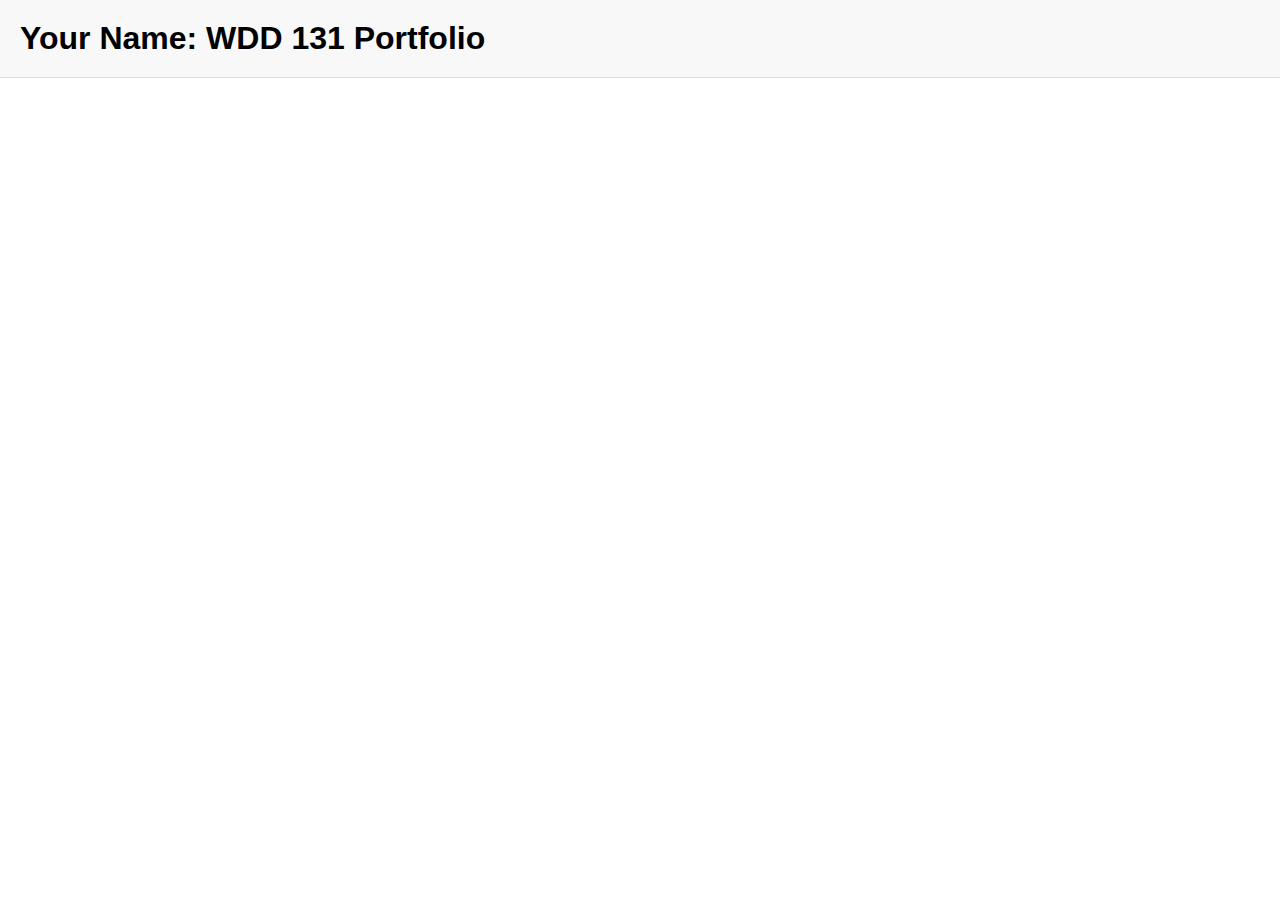
<file: index.html>
<!DOCTYPE html>
<html lang="en">
<head>
    <meta charset="UTF-8">
    <title>Ben Rowland: WDD 131 Portfolio</title>
    <meta name="description" content="A portfolio of work for the WDD 131 course.">
    <meta name="author" content="Your Name">
    <link rel="stylesheet" href="style.css">
    <!--https://jbenrowland.github.io/wdd131/-->
</head>
<body>
    <header>
        <h1>Your Name: WDD 131 Portfolio</h1>
    </header>
    <main>
        <!-- Add your content here -->
    </main>
    <footer>
        <!-- Footer content here -->
    </footer>
</body>
</html>
</file>
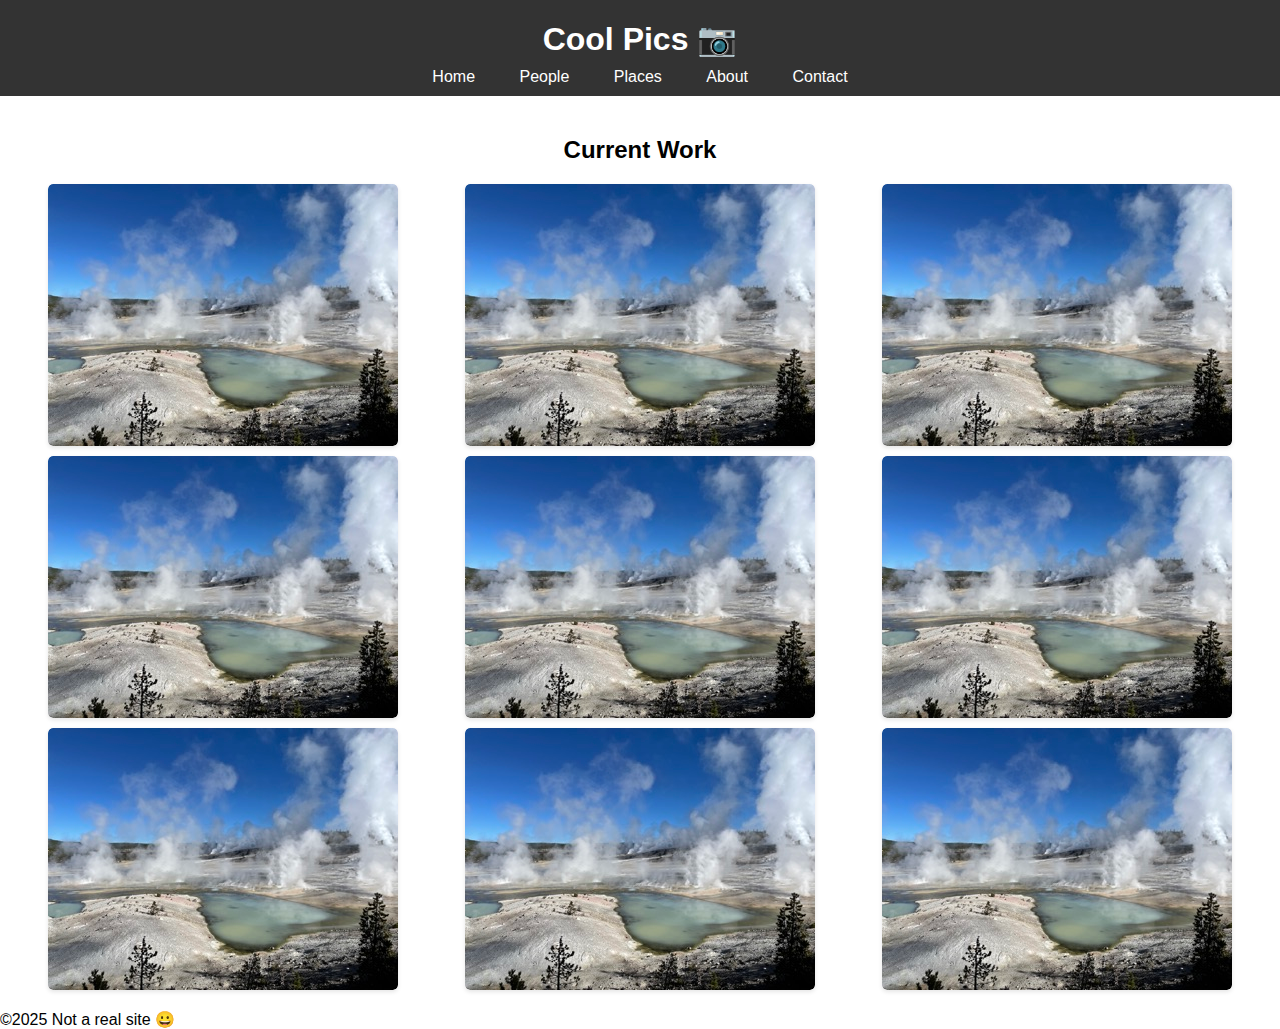
<file: coolpics/index.html>
<!DOCTYPE html>
<html lang="en-US">
<head>
    <meta charset="UTF-8">
    <title>Cool Pics</title>
    <meta name="viewport" content="width=device-width, initial-scale=1.0">
    <meta name="description" content="semi-interactive gallery of 'cool' pictures">
    <meta name="author" content="Ben Rowland">
    <link rel="stylesheet" href="coolpics.css">
    <script src="coolpics.js" defer></script>
</head>
<body>
    <header>
        <h1>Cool Pics 📷</h1>
        <button class="menu-button">Menu</button>
        <nav class="menu">
            <a href="index.html">Home</a>
            <a href="#">People</a>
            <a href="#">Places</a>
            <a href="#">About</a>
            <a href="#">Contact</a>
        </nav>
    </header>
    <main>
        <h2>Current Work</h2>
        <section class="gallery">
            <figure>
                <img src="norris-sm.jpeg" alt="Picture 1">
            </figure>
            <figure>
                <img src="norris-sm.jpeg" alt="Picture 2">
            </figure>
            <figure>
                <img src="norris-sm.jpeg" alt="Picture 3">
            </figure>
            <figure>
                <img src="norris-sm.jpeg" alt="Picture 4">
            </figure>
            <figure>
                <img src="norris-sm.jpeg" alt="Picture 5">
            </figure>
            <figure>
                <img src="norris-sm.jpeg" alt="Picture 6">
            </figure>
            <figure>
                <img src="norris-sm.jpeg" alt="Picture 7">
            </figure>
            <figure>
                <img src="norris-sm.jpeg" alt="Picture 8">
            </figure>
            <figure>
                <img src="norris-sm.jpeg" alt="Picture 9">
            </figure>
        </section>
    </main>
    <footer>©2025 Not a real site 😀</footer>
</body>
</html>
</file>
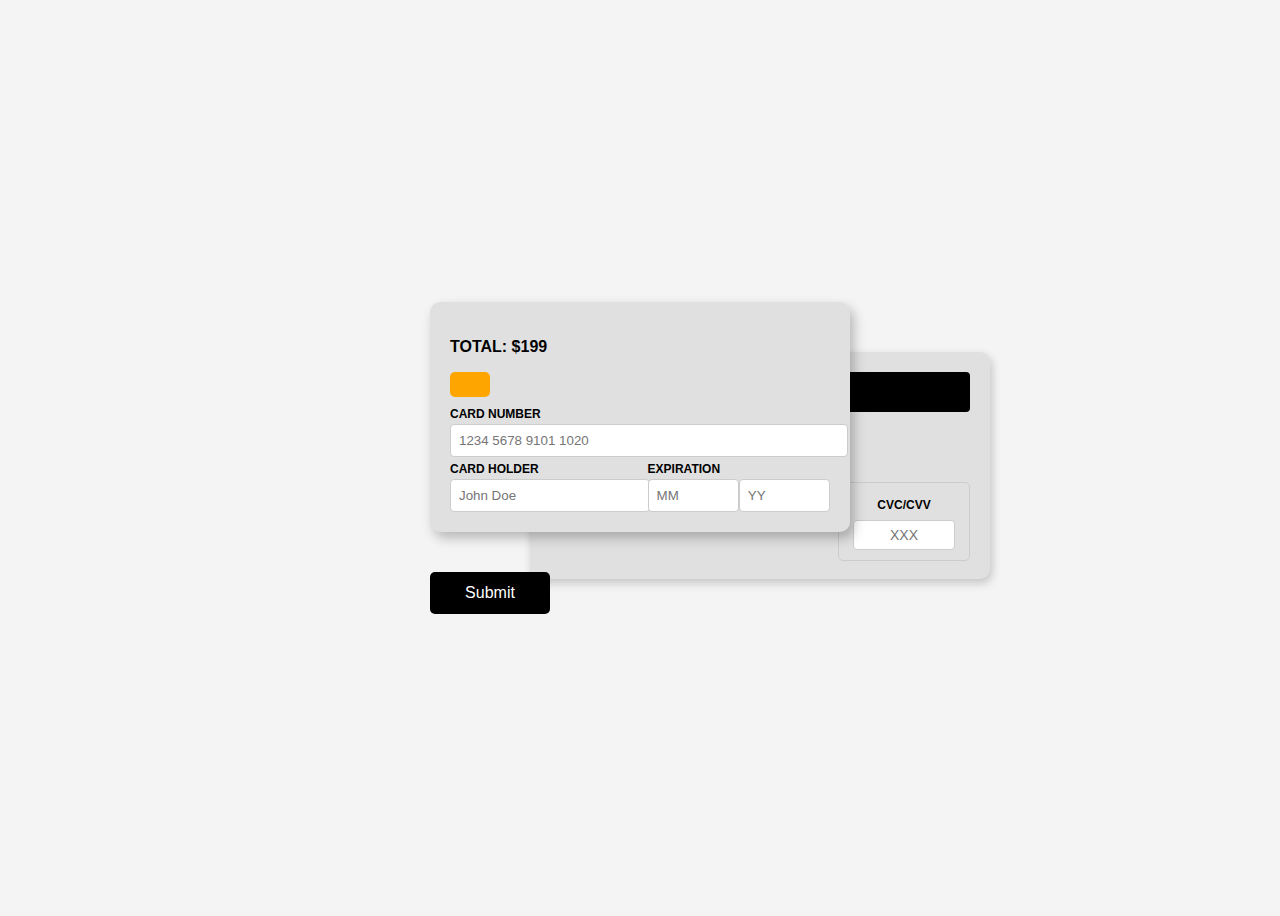
<file: creditcard/index.html>
<!DOCTYPE html>
<html lang="en">
<head>
    <meta charset="UTF-8">
    <meta name="viewport" content="width=device-width, initial-scale=1.0">
    <title>Credit Card Payment UI</title>
    <link rel="stylesheet" href="styles.css">
</head>
<body>

    <div class="card-container">
        
        <!-- Back of the Card -->
        <div class="card-back">
            <div class="black-strip"></div>
            <div class="cvv-container">
                <label for="cvv">CVC/CVV</label>
                <input type="text" id="cvv" placeholder="XXX" maxlength="3">
            </div>
        </div>

        <!-- Front of the Card -->
        <div class="card-front">
            <p class="total"><strong>TOTAL: $199</strong></p>
            <div class="chip"></div>
            <label>CARD NUMBER</label>
            <input type="text" id="card-number" placeholder="1234 5678 9101 1020" maxlength="19">
            
            <div class="row">
                <div class="column">
                    <label>CARD HOLDER</label>
                    <input type="text" id="card-holder" placeholder="John Doe">
                </div>
                <div class="column">
                    <label>EXPIRATION</label>
                    <div class="expiry">
                        <input type="text" id="exp-month" placeholder="MM" maxlength="2">
                        <input type="text" id="exp-year" placeholder="YY" maxlength="2">
                    </div>
                </div>
            </div>
        </div>

        <!-- Submit Button moved under CVV box -->
        <button class="submit-btn">Submit</button>
    </div>

    <script src="script.js"></script>
</body>
</html>
</file>
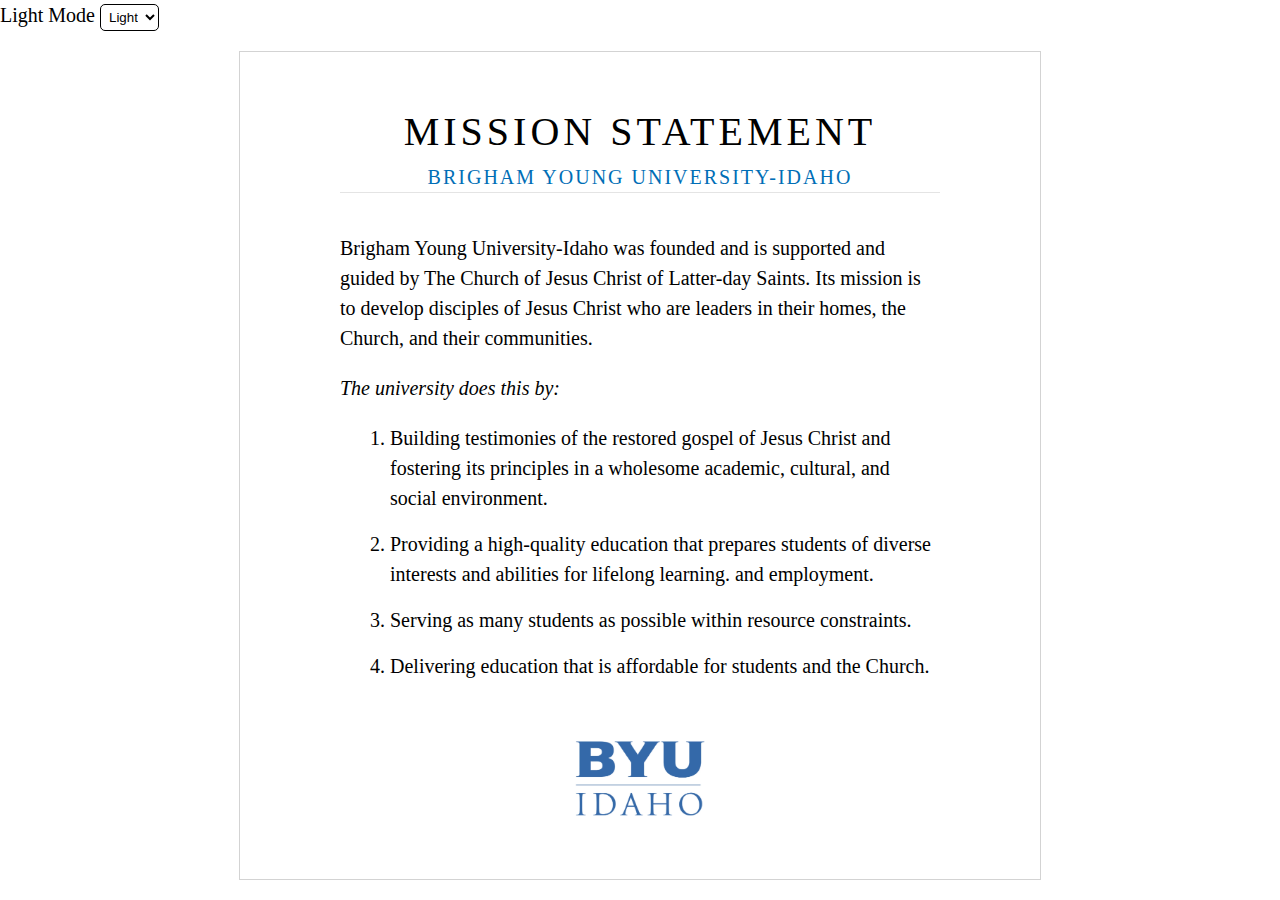
<file: mission/index.html>
<!DOCTYPE html>
<html lang="en">

<head>
    <meta charset="UTF-8">
    <meta name="viewport" content="width=device-width, initial-scale=1.0">
    <title>Mission Statement</title> <!--This appears on the tab at the Top-->
    <meta name="description" content="BYU-Idaho Mission Statement">
    <meta name="author" content="Ben Rowland">
    <link rel="stylesheet" href="styles.css">
    <script src="mission.js" defer></script>
</head>

<body>
    <label for="dark-toggle">Light Mode</label> 
    <select name="dark" id="dark-toggle">
        <option value="light">Light</option>
        <option value="dark">Dark</option>
    </select>
    <div class="core">
        <header class="title">
            <h1>MISSION STATEMENT</h1>
            <h2>BRIGHAM YOUNG UNIVERSITY-IDAHO</h2>
        </header>
        <main>
            <p>Brigham Young University-Idaho was founded and is supported and guided by The Church
                of Jesus Christ of Latter-day Saints. Its mission is to develop disciples of Jesus Christ
                who are leaders in their homes, the Church, and their communities.</p>

            <p><em>The university does this by:</em></p>
            <!--Why <em> instead of <i>: https://developer.mozilla.org/en-US/docs/Web/HTML/Element/em#i_vs._em-->
            <ol>
                <li>Building testimonies of the restored gospel of Jesus Christ and fostering its principles in
                    a wholesome academic, cultural, and social environment.</li>
                <li>Providing a high-quality education that prepares students of diverse interests and abilities for
                    lifelong learning.
                    and employment.</li>
                <li>Serving as many students as possible within resource constraints.</li>
                <li>Delivering education that is affordable for students and the Church.</li>
            </ol>
        </main>
        <footer>
            <img src="byui-logo_blue.webp" alt="byui-logo_blue">
        </footer>
    </div>
</body>

</html>
</file>
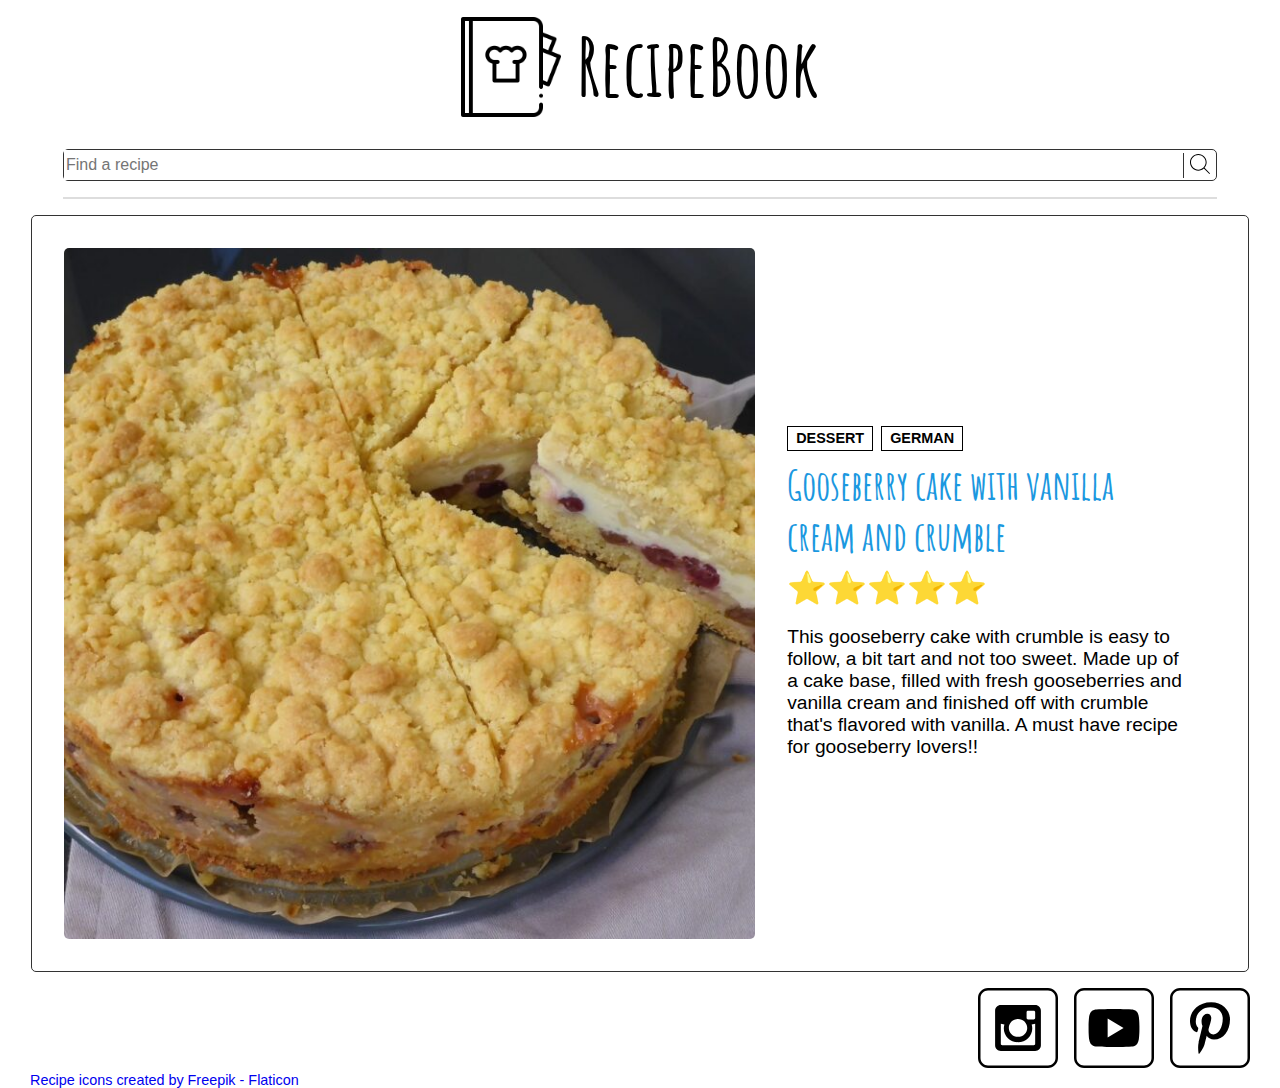
<file: recipes/index.html>
<!DOCTYPE html>
<html lang="en">
<head>
    <meta charset="UTF-8">
    <meta name="viewport" content="width=device-width, initial-scale=1.0">
    <title>Recipes</title>
    <link rel="stylesheet" href="recipes.css">
    <script src="main.js" defer type="module"></script>
</head>
<body>
    <header>
        <img class="site-logo" src="recipe-book.png" alt="Recipe Book Logo">
        <h1>RecipeBook</h1>
    </header>
    <main>
        <form action="#">
            <input id="searchInput" type="search" placeholder="Find a recipe" />
            <button type="button">
                <img src="search.svg" alt="search" />
            </button>
        </form>
        <hr />
        
        <!-- Container for dynamically loaded recipes -->
        <div id="recipe-container"></div>
    </main>
    <footer>
        <div class="social">
            <a href="#"><img src="instagram_icon.svg" alt="instagram icon"></a>
            <a href="#"><img src="youtube_icon.svg" alt="youtube icon"></a>
            <a href="#"><img src="pinterest_icon.svg" alt="pinterest icon"></a>
        </div>
        <div class="footer-text">
            <a href="https://www.flaticon.com/free-icons/recipe" title="recipe icons">
                Recipe icons created by Freepik - Flaticon
            </a>
        </div>
    </footer>
</body>
</html>
</file>
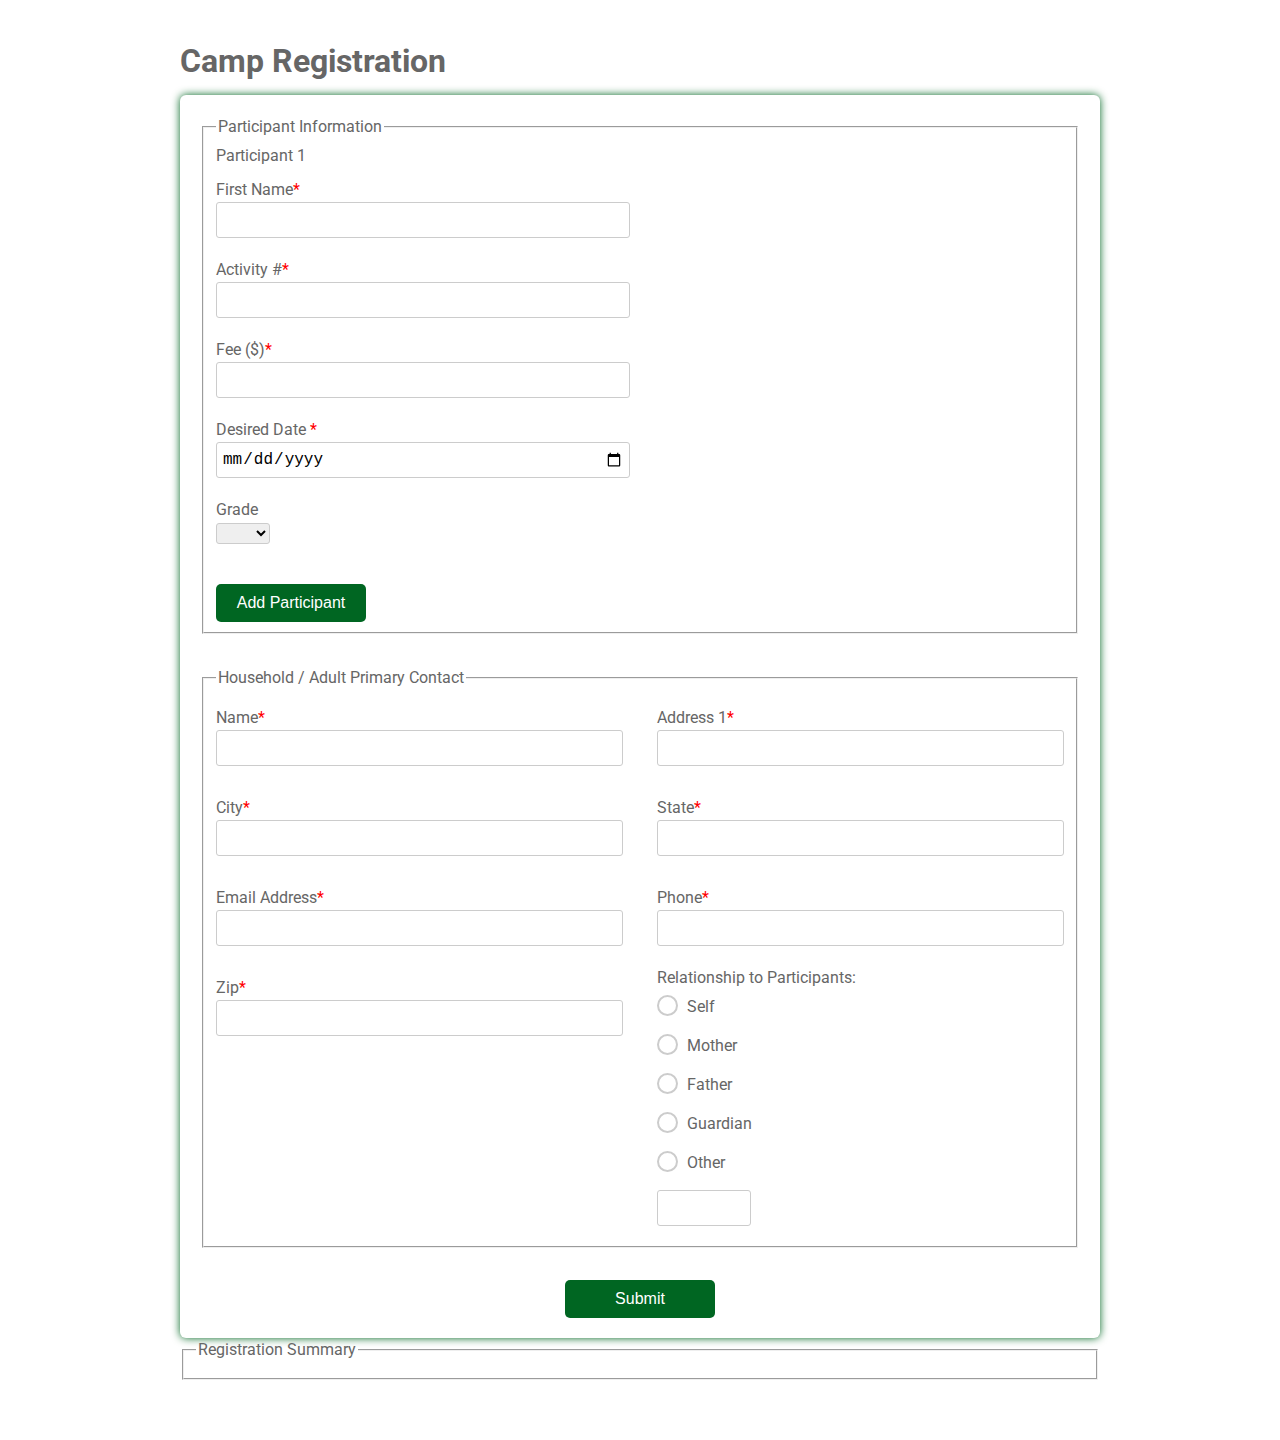
<file: register/index.html>
<!DOCTYPE html>
<html>
  <!-- Example based off of https://www.w3docs.com/learn-html/html-form-templates.html -->
  <head>
    <title>Camp Registration</title>
    <link
      href="https://fonts.googleapis.com/css?family=Roboto:300,400,500,700"
      rel="stylesheet"
    />
    <link rel="stylesheet" href="register.css" />
  </head>
  <body>
    <div class="testbox">
      <h1>Camp Registration</h1>
      <form>
        <fieldset class="participants">
          <legend>Participant Information</legend>
          <section class="participant1">
            <p>Participant 1</p>
            <div class="item">
              <label for="fname"> First Name<span>*</span></label>
              <input id="fname" type="text" name="fname" value="" required />
            </div>
            <div class="item activities">
              <label for="activity">Activity #<span>*</span></label>
              <input id="activity" type="text" name="activity" />
            </div>
            <div class="item">
              <label for="fee">Fee ($)<span>*</span></label>
              <input id="fee" type="number" name="fee" />
            </div>
            <div class="item">
              <label for="date">Desired Date <span>*</span></label>
              <input id="date" type="date" name="date" />
            </div>
            <div class="item">
              <p>Grade</p>
              <select>
                <option selected value="" disabled selected></option>
                <option value="1">1st</option>
                <option value="2">2nd</option>
                <option value="3">3rd</option>
                <option value="4">4th</option>
                <option value="5">5th</option>
                <option value="6">6th</option>
                <option value="7">7th</option>
                <option value="8">8th</option>
                <option value="9">9th</option>
                <option value="10">10th</option>
                <option value="11">11th</option>
                <option value="12">12th</option>
              </select>
            </div>
          </section>
          <button type="button" id="add">Add Participant</button>
        </fieldset>

        <fieldset>
          <legend>Household / Adult Primary Contact</legend>
          <div class="columns">
            <div class="item">
              <label for="adult_name">Name<span>*</span></label>
              <input id="adult_name" type="text" name="adult_name" />
            </div>

            <div class="item">
              <label for="address1">Address 1<span>*</span></label>
              <input id="address1" type="text" name="address1" />
            </div>

            <div class="item">
              <label for="city">City<span>*</span></label>
              <input id="city" type="text" name="city" />
            </div>
            <div class="item">
              <label for="state">State<span>*</span></label>
              <input id="state" type="text" name="state" />
            </div>
            <div class="item">
              <label for="eaddress">Email Address<span>*</span></label>
              <input id="eaddress" type="text" name="eaddress" />
            </div>
            <div class="item">
              <label for="phone">Phone<span>*</span></label>
              <input id="phone" type="tel" name="phone" />
            </div>
            <div class="item">
              <label for="zip">Zip<span>*</span></label>
              <input id="zip" type="text" name="zip" />
            </div>

            <div class="question">
              <label>Relationship to Participants:</label>
              <div class="question-answer">
                <div>
                  <input
                    type="radio"
                    value="self"
                    id="radio_3"
                    name="relationship"
                  />
                  <label for="radio_3" class="radio"><span>Self</span></label>
                </div>
                <div>
                  <input
                    type="radio"
                    value="mother"
                    id="radio_4"
                    name="relationship"
                  />
                  <label for="radio_4" class="radio"><span>Mother</span></label>
                </div>
                <div>
                  <input
                    type="radio"
                    value="father"
                    id="radio_5"
                    name="relationship"
                  />
                  <label for="radio_5" class="radio"><span>Father</span></label>
                </div>
                <div>
                  <input
                    type="radio"
                    value="guardian"
                    id="radio_6"
                    name="relationship"
                  />
                  <label for="radio_6" class="radio"
                    ><span>Guardian</span></label
                  >
                </div>
                <div>
                  <input
                    type="radio"
                    value="other"
                    id="radio_7"
                    name="relationship"
                  />
                  <label for="radio_7" class="radio"><span>Other</span></label>
                  <input type="text" />
                </div>
              </div>
            </div>
          </div>
        </fieldset>
        <div class="btn-block">
          <button type="submit" id="submitButton">Submit</button>
        </div>
      </form>
      <div id="summary-container" class="hide">
        <fieldset id="summary">
          <legend>Registration Summary</legend>
          <p></p> <!-- Success message will appear here -->
        </fieldset>
      </div>
      <section id="summary"></section>
    </div>
    <script src="register.js" type="module"></script>
  </body>
</html>
</file>
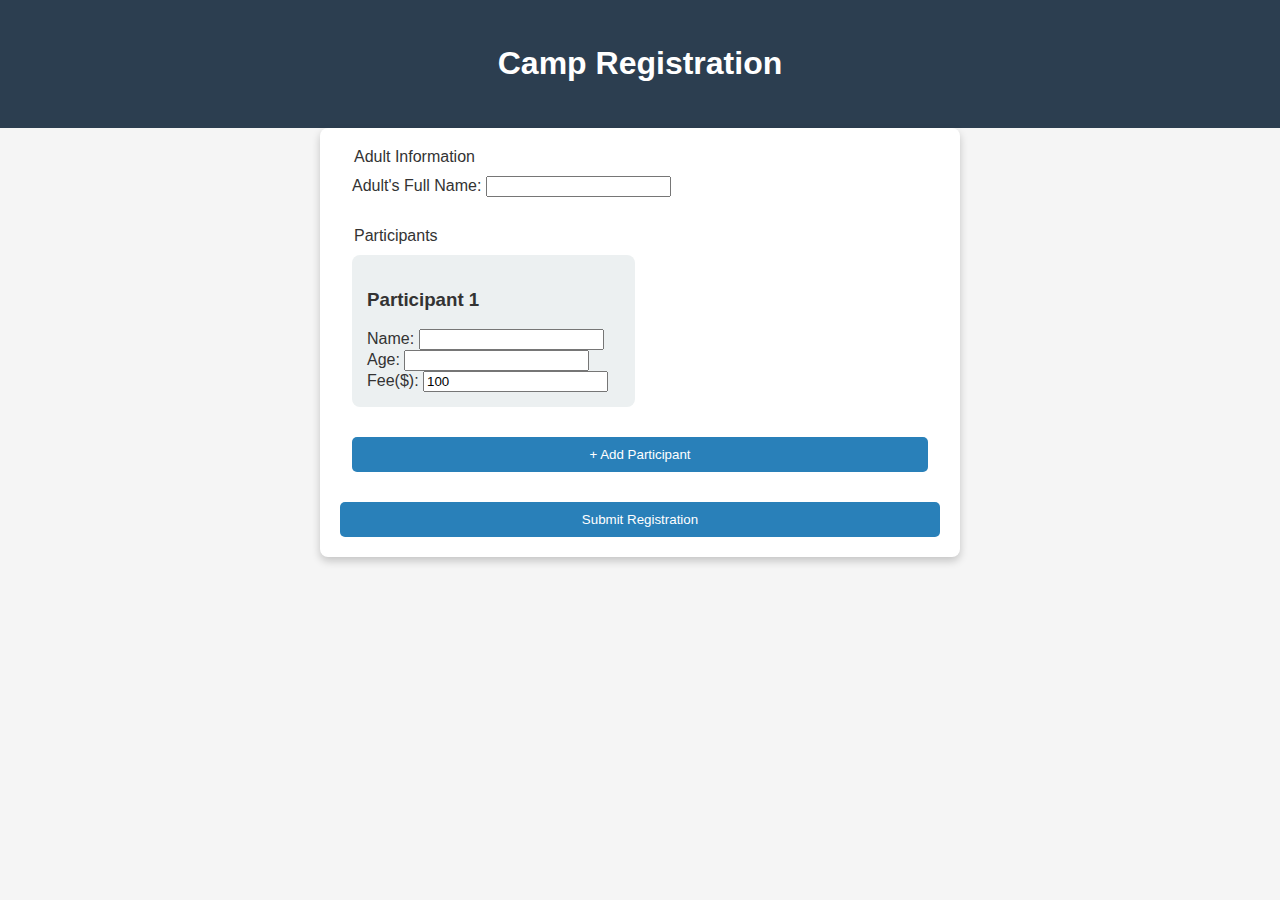
<file: registerpractice/index.html>
<!DOCTYPE html>
<html lang="en">
<head>
    <meta charset="UTF-8">
    <meta name="viewport" content="width=device-width, initial-scale=1.0">
    <meta name="description" content="Youth camp registration form">
    <meta name="author" content="Your Name">
    <title>Camp Registration</title>
    <link rel="stylesheet" href="register.css">
    <link rel="icon" href="favicon.ico">
    <script defer src="register.js"></script>
</head>
<body>

    <header>
        <h1>Camp Registration</h1>
    </header>

    <main>
        <form id="registrationForm">
            <fieldset>
                <legend>Adult Information</legend>
                <label for="adultName">Adult's Full Name:</label>
                <input type="text" id="adultName" required>
            </fieldset>

            <fieldset id="participants">
                <legend>Participants</legend>
                <section class="participant" id="participant1">
                    <h3>Participant 1</h3>
                    <label for="name1">Name:</label>
                    <input type="text" id="name1" required>
                    
                    <label for="age1">Age:</label>
                    <input type="number" id="age1" required>

                    <label for="fee1">Fee($):</label>
                    <input type="number" id="fee1" value="100" required>
                </section>

                <button type="button" id="addParticipant">+ Add Participant</button>
            </fieldset>

            <button type="submit">Submit Registration</button>
        </form>

        <section id="summary" class="hide">
            <h2>Registration Complete</h2>
            <p id="summaryMessage"></p>
            <button onclick="window.location.reload()">Register Another</button>
        </section>
    </main>

</body>
</html>
</file>
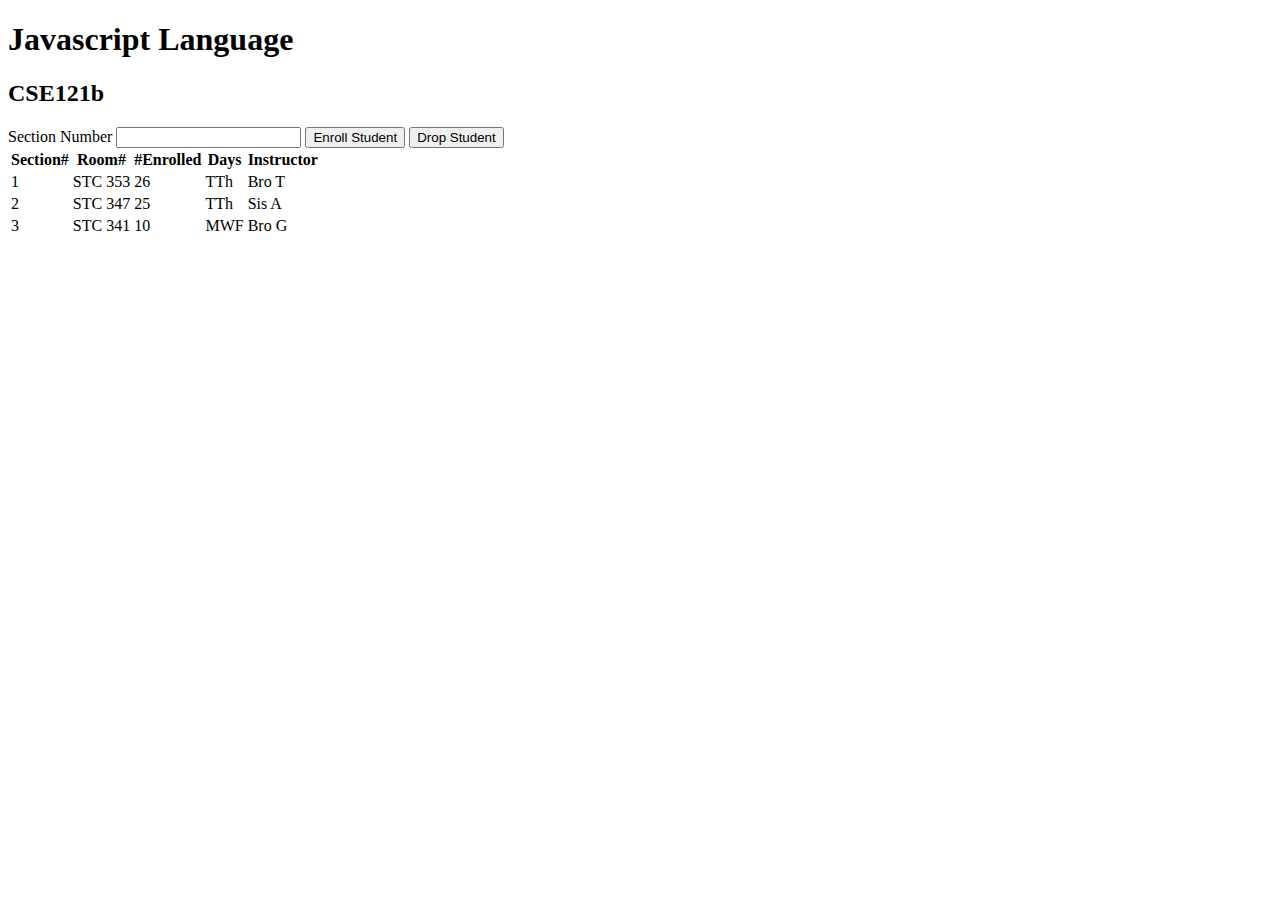
<file: courses/courses.html>
<!-- courses.html -->
<!DOCTYPE html>
<html lang="en">
  <head>
    <meta charset="UTF-8" />
    <meta http-equiv="X-UA-Compatible" content="IE=edge" />
    <meta name="viewport" content="width=device-width, initial-scale=1.0" />
    <title>Courses and sections</title>
    <script src="courses.js" defer></script>
  </head>
  <body>
    <h1 id="courseName"></h1>
    <h2 id="courseCode"></h2>
    <label for="sectionNumber">Section Number</label>
    <input id="sectionNumber" />
    <button id="enrollStudent">Enroll Student</button>
    <button id="dropStudent">Drop Student</button>

    <table>
      <thead>
        <tr>
          <th>Section#</th>
          <th>Room#</th>
          <th>#Enrolled</th>
          <th>Days</th>
          <th>Instructor</th>
        </tr>
      </thead>
      <tbody id="sections"></tbody>
    </table>
  </body>
</html>
</file>
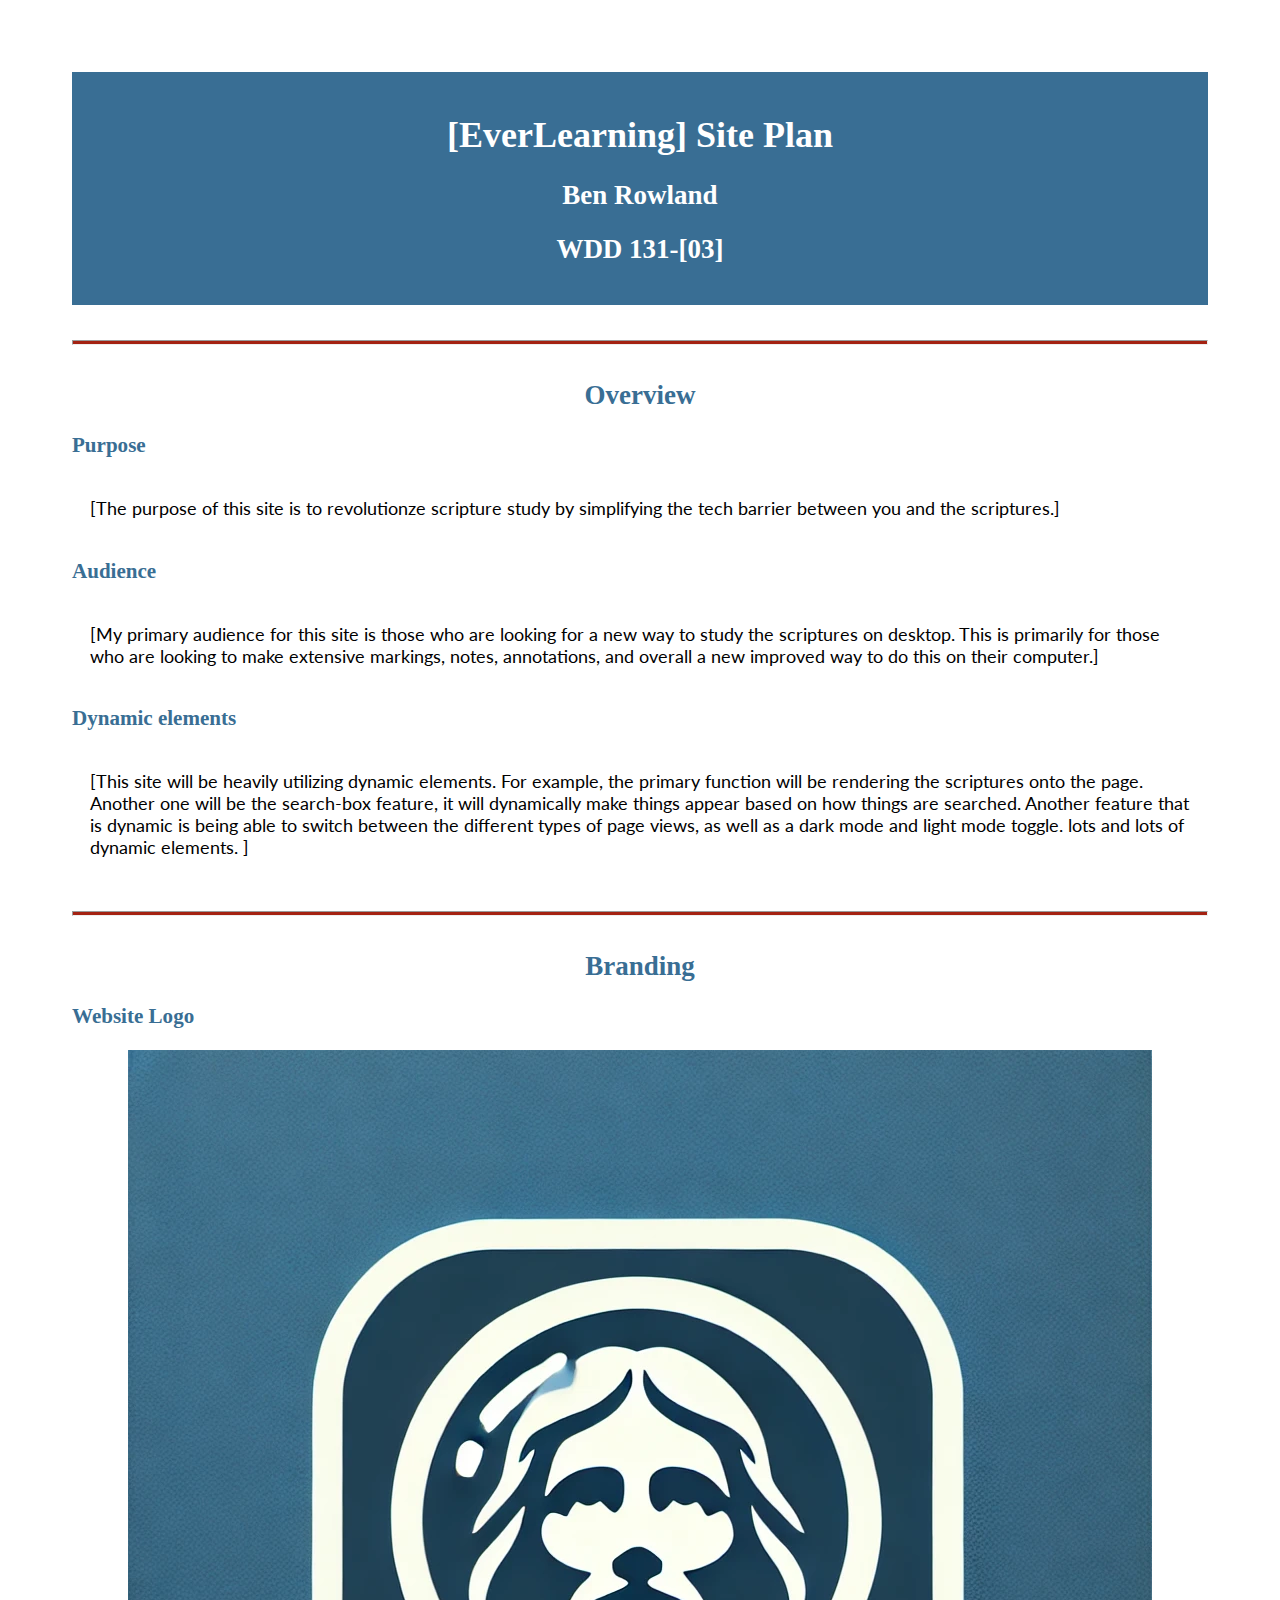
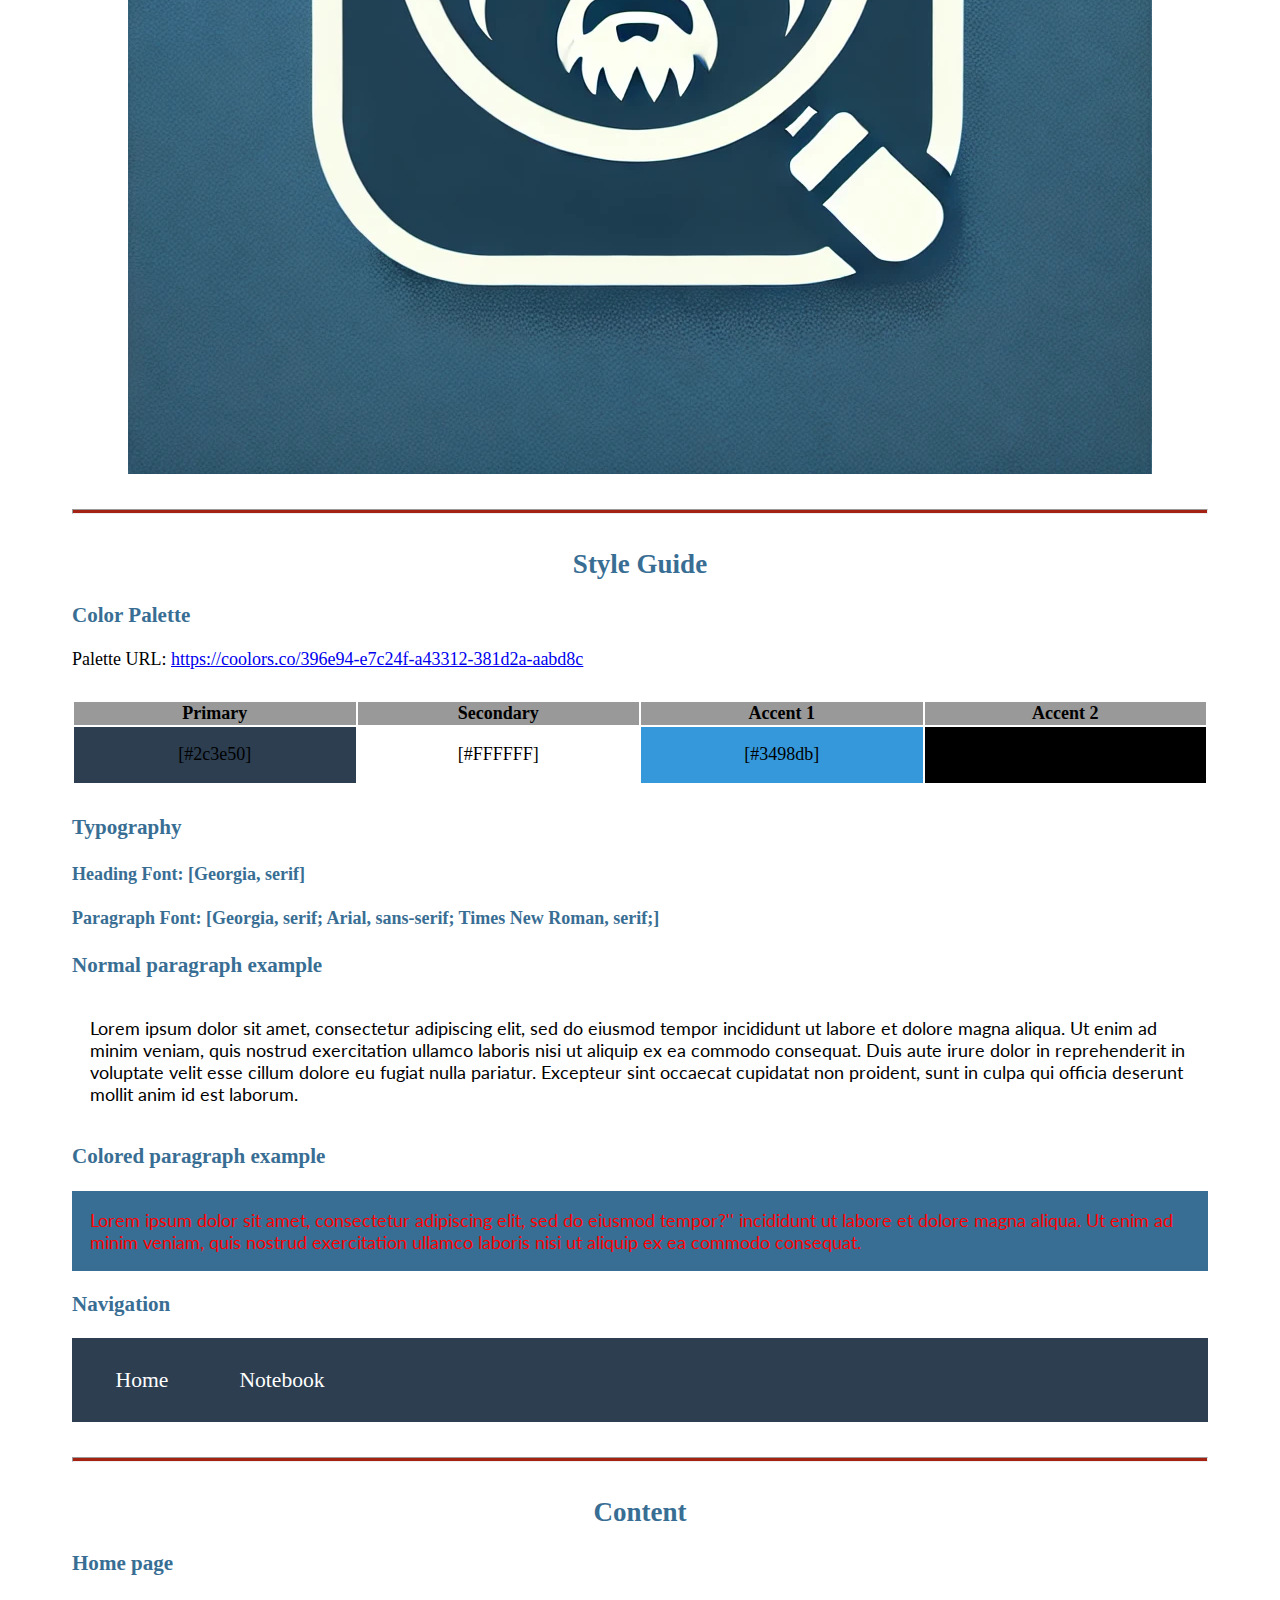
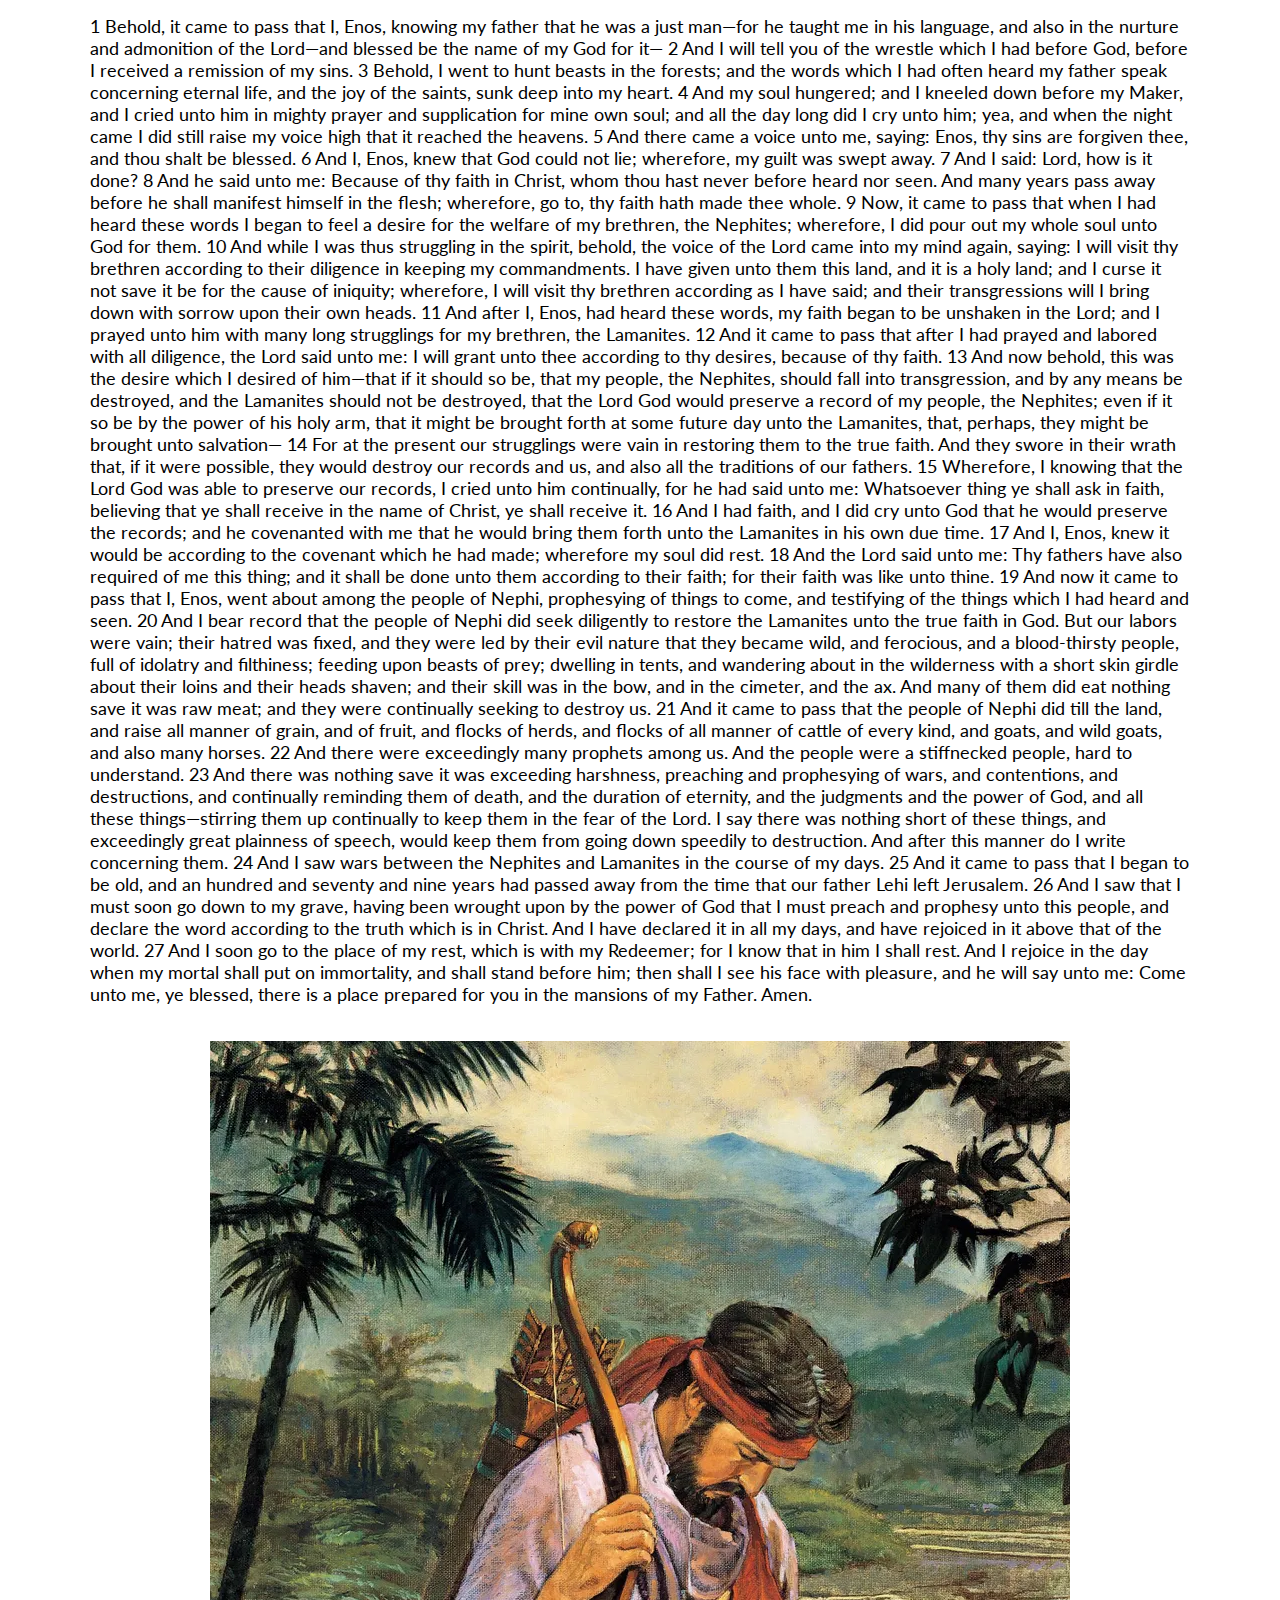
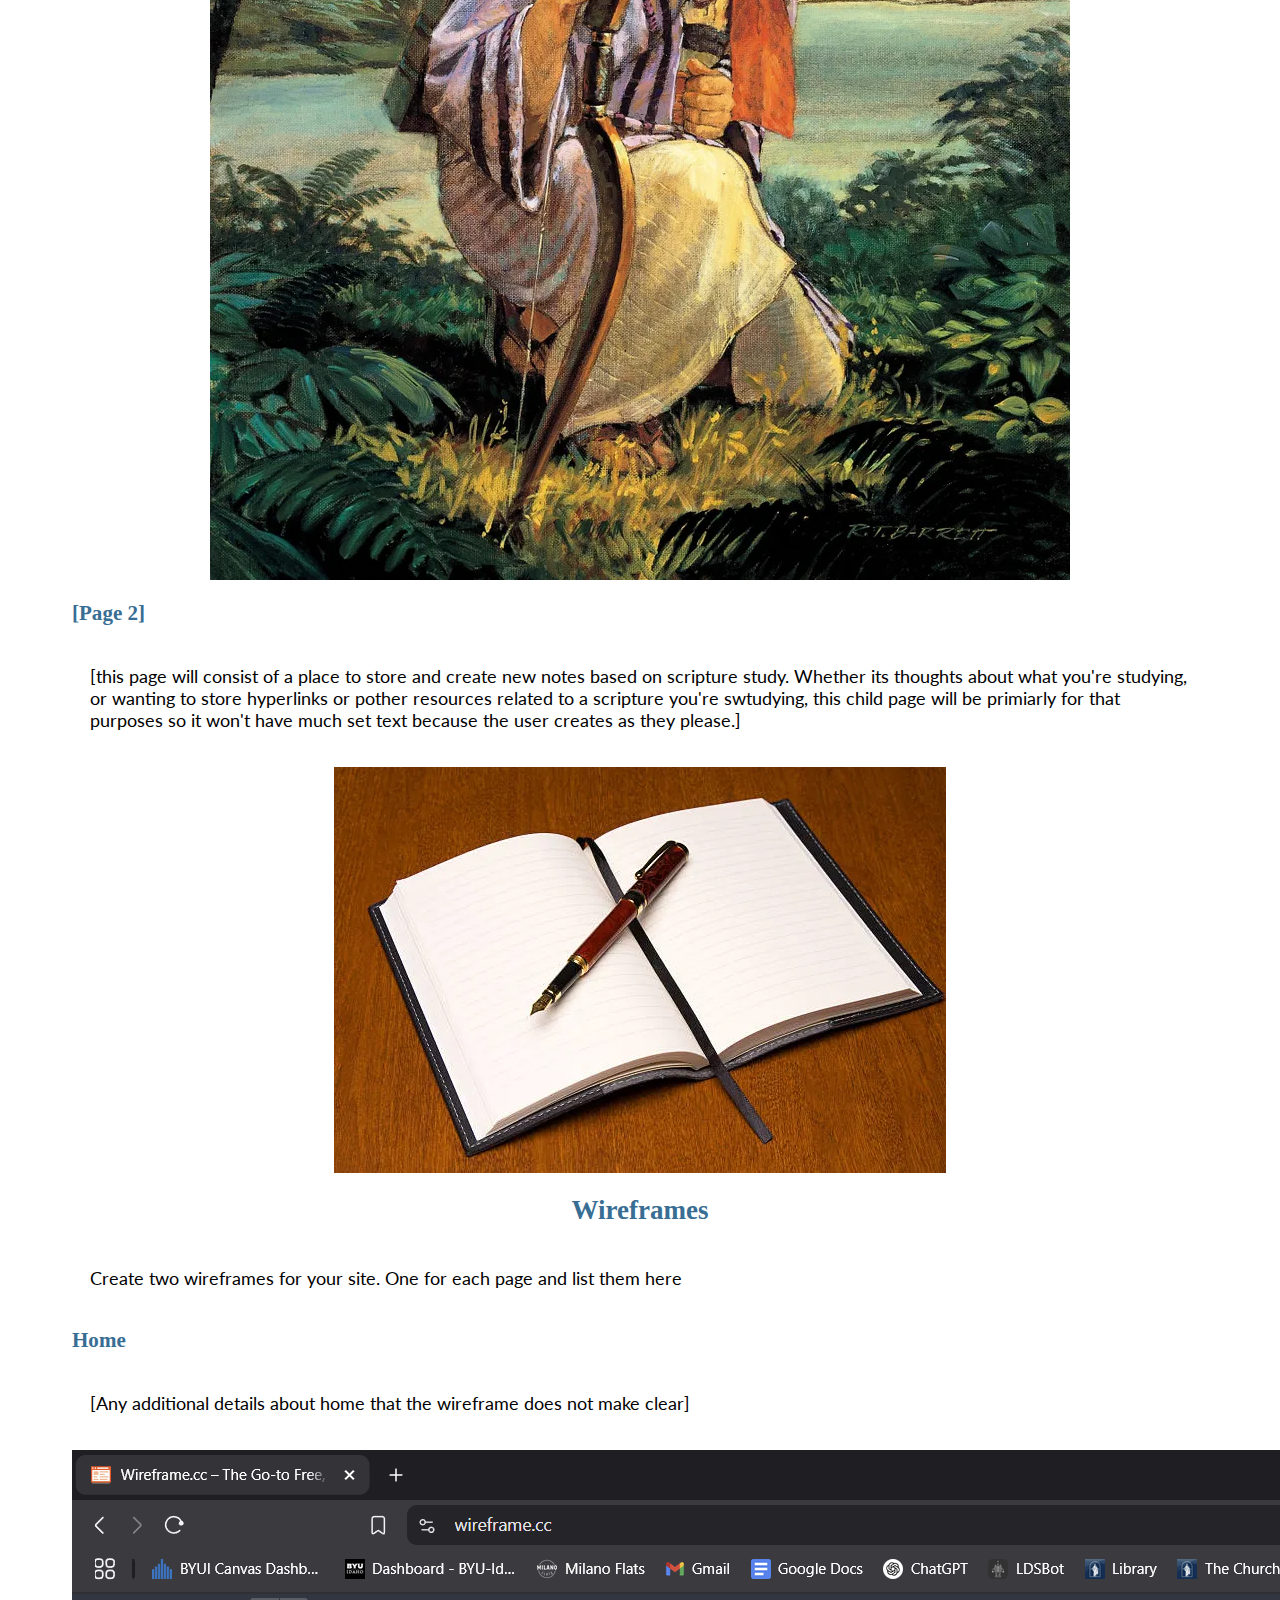
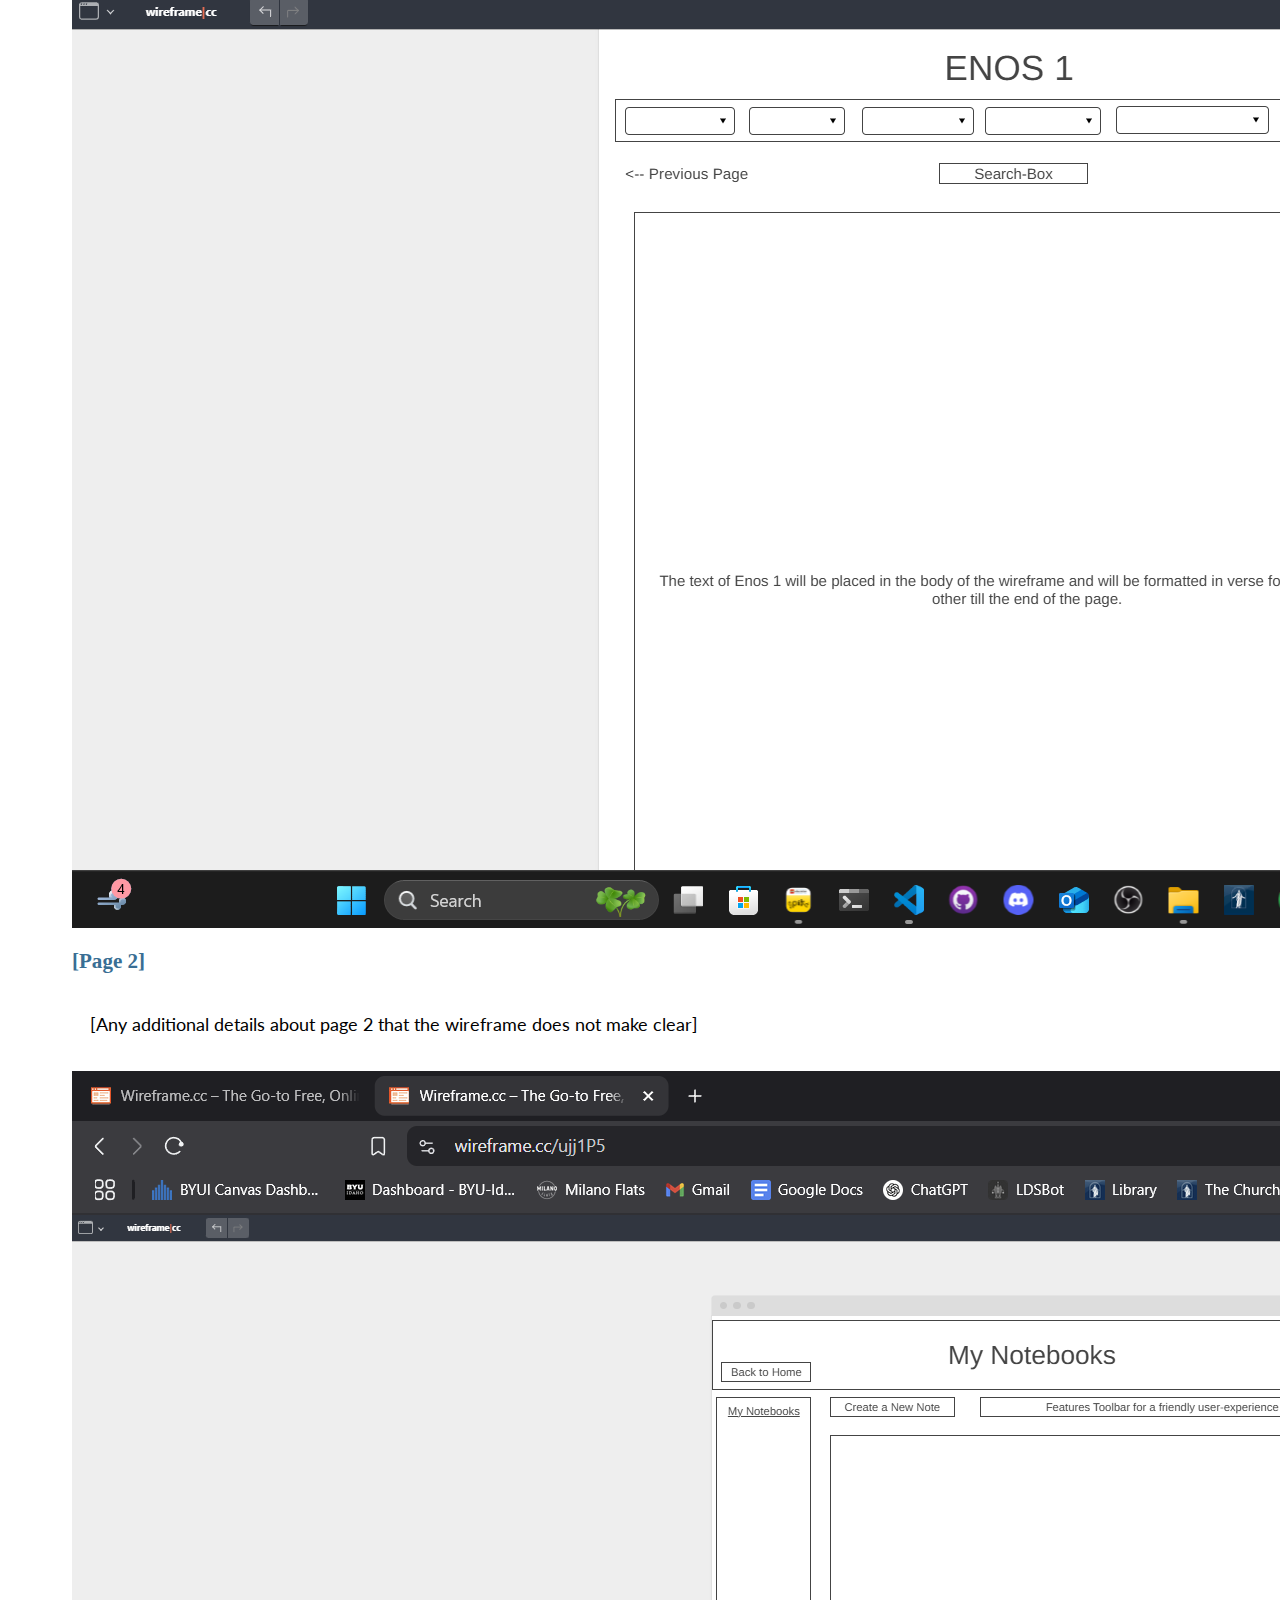
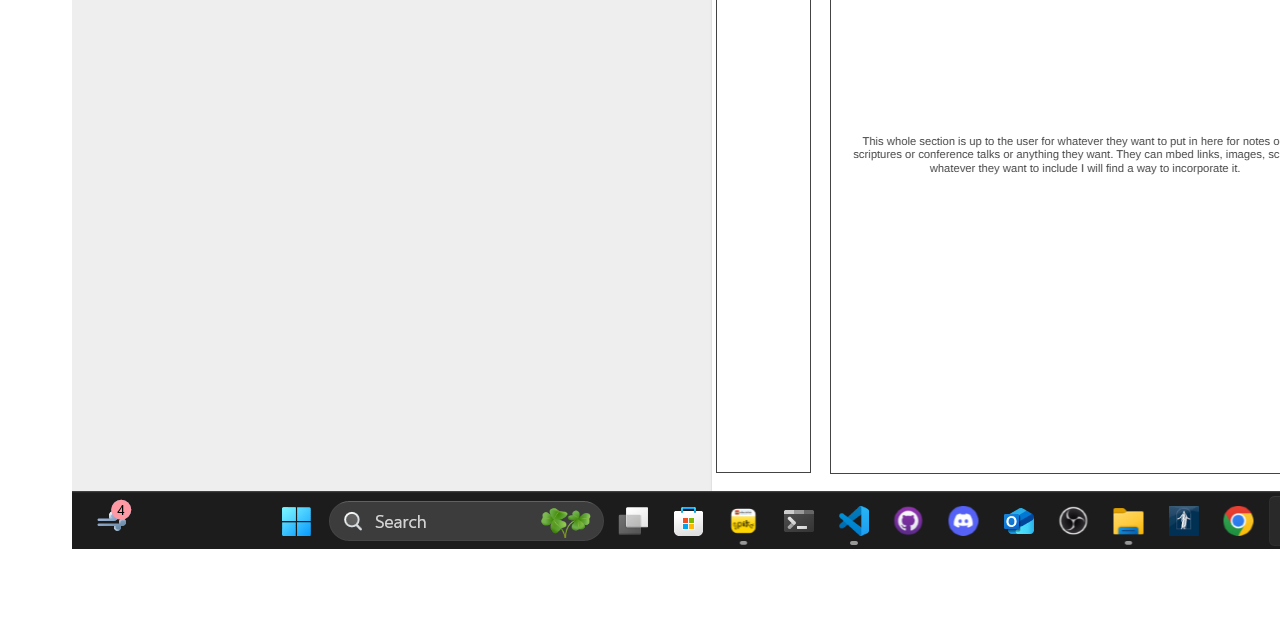
<file: final-project/site-plan.html>
<!DOCTYPE html>
<html lang="en-us"><head>
    <meta charset="utf-8">
    <title>EverLearning</title>
    <link type="text/css" rel="stylesheet" href="site-plan.css">
</head>

<body>
    <header>
        <h1>[EverLearning] Site Plan</h1>
        <h2>Ben Rowland</h2>
        <h2>WDD 131-[03]</h2>
        <!-- In the header above, add the name or your site, your name and class number. For example if you are in section 3 you would put WDD 131.03 -->
    </header>
    <main>
        <!-- ------------------------Steps 2-3------------------------------ -->
        <hr>
        <h2>Overview</h2>
        <h3>Purpose</h3>
        <p>[The purpose of this site is to revolutionze scripture study by simplifying the tech barrier between you and the scriptures.]</p>
        <!-- change this -->

        <h3>Audience</h3>
        <p>[My primary audience for this site is those who are looking for a new way to study the scriptures on desktop. This is primarily for those who are looking to make extensive markings, notes, annotations, and overall a new improved way to do this on their computer.]</p>
        <!-- change this -->

        <h3>Dynamic elements</h3>
        <p>[This site will be heavily utilizing dynamic elements. For example, the primary function will be rendering the scriptures onto the page. Another one will be the search-box feature, it will dynamically make things appear based on how things are searched. Another feature that is dynamic is being able to switch between the different types of page views, as well as a dark mode and light mode toggle. lots and lots of dynamic elements. ]</p>
        <!-- change this -->

        <hr>
        <h2>Branding</h2>
        <h3>Website Logo</h3>
        <!-- Replace this with some sort of logo for your site.  A logo can be as simple as the name of your site in a nice font :) -->
        <img src="christ-logo.webp" alt="Logo image">
        <hr>
        <h2>Style Guide</h2>

        <!-- ------------------------Steps 4-8------------------------------ -->

        <h3>Color Palette</h3>
        <!--  The colors you choose for a website are one of the most important decisions you will make. Follow the instructions on the activity in iLearn then return and replace the color codes below with the hex color codes (the 6 digit numbers that show at the bottom of each color) for the colors you have chosen below.  You should have at least 2 colors but do not have to fill in all 4 if you do not need them.  -->

        <!-- Copy and paste the URL to your finished palette below Make sure to paste it into both spots -->
        Palette URL:
        <a href="https://coolors.co/396e94-e7c24f-a43312-381d2a-aabd8c" target="_blank">https://coolors.co/396e94-e7c24f-a43312-381d2a-aabd8c</a>

        <table class="colors">
            <tbody>
                <tr>
                    <th>Primary</th>
                    <th>Secondary</th>
                    <th>Accent 1</th>
                    <th>Accent 2</th>
                </tr>
                <!-- Replace the numbers in the boxes below with your hex color codes. Then switch to the site-plan.css file and change your colors there as well. -->
                <tr>
                    <td class="primary">[#2c3e50]</td>
                    <td class="secondary">[#FFFFFF]</td>
                    <td class="accent1">[#3498db]</td>
                    <td class="accent2">[#000000]</td>
                </tr>
            </tbody>
        </table>

        <!-- ------------------------Step 9------------------------------ -->

        <h3>Typography</h3>
        <!-- Choose a font for your paragraphs (body copy) and headlines. What font(s) have you chosen? Why did you choose what you did?  Make sure to review the list of web safe fonts at W3Schools.org as a starting point.  Think also about which of your colors above you might use for background and font colors. -->

        <h4>
            Heading Font: [Georgia, serif]
            <!-- change this -->
        </h4>
        <h4>
            Paragraph Font: [Georgia, serif; Arial, sans-serif; Times New Roman, serif;]
            <!-- change this -->
        </h4>
        <h3>Normal paragraph example</h3>
        <p>
            Lorem ipsum dolor sit amet, consectetur adipiscing elit, sed do eiusmod
            tempor incididunt ut labore et dolore magna aliqua. Ut enim ad minim
            veniam, quis nostrud exercitation ullamco laboris nisi ut aliquip ex ea
            commodo consequat. Duis aute irure dolor in reprehenderit in voluptate
            velit esse cillum dolore eu fugiat nulla pariatur. Excepteur sint
            occaecat cupidatat non proident, sunt in culpa qui officia deserunt
            mollit anim id est laborum.
        </p>
        <h3>Colored paragraph example</h3>
        <p class="colored">
            Lorem ipsum dolor sit amet, consectetur adipiscing elit, sed do eiusmod
            tempor?'' incididunt ut labore et dolore magna aliqua. Ut enim ad minim
            veniam, quis nostrud exercitation ullamco laboris nisi ut aliquip ex ea
            commodo consequat.
        </p>

        <!-- ------------------------Step 10------------------------------ -->

        <h3>Navigation</h3>
        <!-- Think about how you want your navigation bar to look. In the site-plan.css file change the colors to your colors to get the look you desire. -->
        <nav>
            <a href="index.html">Home</a>
            <a href="notebook.html">Notebook</a>
        </nav>
        <hr>

        <h2>Content</h2>
        <h3>Home page</h3>
        <p>1 Behold, it came to pass that I, Enos, knowing my father that he was a just man—for he taught me in his language, and also in the nurture and admonition of the Lord—and blessed be the name of my God for it—

            2 And I will tell you of the wrestle which I had before God, before I received a remission of my sins.
            
            3 Behold, I went to hunt beasts in the forests; and the words which I had often heard my father speak concerning eternal life, and the joy of the saints, sunk deep into my heart.
            
            4 And my soul hungered; and I kneeled down before my Maker, and I cried unto him in mighty prayer and supplication for mine own soul; and all the day long did I cry unto him; yea, and when the night came I did still raise my voice high that it reached the heavens.
            
            5 And there came a voice unto me, saying: Enos, thy sins are forgiven thee, and thou shalt be blessed.
            
            6 And I, Enos, knew that God could not lie; wherefore, my guilt was swept away.
            
            7 And I said: Lord, how is it done?
            
            8 And he said unto me: Because of thy faith in Christ, whom thou hast never before heard nor seen. And many years pass away before he shall manifest himself in the flesh; wherefore, go to, thy faith hath made thee whole.
            
            9 Now, it came to pass that when I had heard these words I began to feel a desire for the welfare of my brethren, the Nephites; wherefore, I did pour out my whole soul unto God for them.
            
            10 And while I was thus struggling in the spirit, behold, the voice of the Lord came into my mind again, saying: I will visit thy brethren according to their diligence in keeping my commandments. I have given unto them this land, and it is a holy land; and I curse it not save it be for the cause of iniquity; wherefore, I will visit thy brethren according as I have said; and their transgressions will I bring down with sorrow upon their own heads.
            
            11 And after I, Enos, had heard these words, my faith began to be unshaken in the Lord; and I prayed unto him with many long strugglings for my brethren, the Lamanites.
            
            12 And it came to pass that after I had prayed and labored with all diligence, the Lord said unto me: I will grant unto thee according to thy desires, because of thy faith.
            
            13 And now behold, this was the desire which I desired of him—that if it should so be, that my people, the Nephites, should fall into transgression, and by any means be destroyed, and the Lamanites should not be destroyed, that the Lord God would preserve a record of my people, the Nephites; even if it so be by the power of his holy arm, that it might be brought forth at some future day unto the Lamanites, that, perhaps, they might be brought unto salvation—
            
            14 For at the present our strugglings were vain in restoring them to the true faith. And they swore in their wrath that, if it were possible, they would destroy our records and us, and also all the traditions of our fathers.
            
            15 Wherefore, I knowing that the Lord God was able to preserve our records, I cried unto him continually, for he had said unto me: Whatsoever thing ye shall ask in faith, believing that ye shall receive in the name of Christ, ye shall receive it.
            
            16 And I had faith, and I did cry unto God that he would preserve the records; and he covenanted with me that he would bring them forth unto the Lamanites in his own due time.
            
            17 And I, Enos, knew it would be according to the covenant which he had made; wherefore my soul did rest.
            
            18 And the Lord said unto me: Thy fathers have also required of me this thing; and it shall be done unto them according to their faith; for their faith was like unto thine.
            
            19 And now it came to pass that I, Enos, went about among the people of Nephi, prophesying of things to come, and testifying of the things which I had heard and seen.
            
            20 And I bear record that the people of Nephi did seek diligently to restore the Lamanites unto the true faith in God. But our labors were vain; their hatred was fixed, and they were led by their evil nature that they became wild, and ferocious, and a blood-thirsty people, full of idolatry and filthiness; feeding upon beasts of prey; dwelling in tents, and wandering about in the wilderness with a short skin girdle about their loins and their heads shaven; and their skill was in the bow, and in the cimeter, and the ax. And many of them did eat nothing save it was raw meat; and they were continually seeking to destroy us.
            
            21 And it came to pass that the people of Nephi did till the land, and raise all manner of grain, and of fruit, and flocks of herds, and flocks of all manner of cattle of every kind, and goats, and wild goats, and also many horses.
            
            22 And there were exceedingly many prophets among us. And the people were a stiffnecked people, hard to understand.
            
            23 And there was nothing save it was exceeding harshness, preaching and prophesying of wars, and contentions, and destructions, and continually reminding them of death, and the duration of eternity, and the judgments and the power of God, and all these things—stirring them up continually to keep them in the fear of the Lord. I say there was nothing short of these things, and exceedingly great plainness of speech, would keep them from going down speedily to destruction. And after this manner do I write concerning them.
            
            24 And I saw wars between the Nephites and Lamanites in the course of my days.
            
            25 And it came to pass that I began to be old, and an hundred and seventy and nine years had passed away from the time that our father Lehi left Jerusalem.
            
            26 And I saw that I must soon go down to my grave, having been wrought upon by the power of God that I must preach and prophesy unto this people, and declare the word according to the truth which is in Christ. And I have declared it in all my days, and have rejoiced in it above that of the world.
            
            27 And I soon go to the place of my rest, which is with my Redeemer; for I know that in him I shall rest. And I rejoice in the day when my mortal shall put on immortality, and shall stand before him; then shall I see his face with pleasure, and he will say unto me: Come unto me, ye blessed, there is a place prepared for you in the mansions of my Father. Amen.
        </p>
        <img src="enos.webp" alt="Logo image">
        <h3>[Page 2]</h3>
        <p>[this page will consist of a place to store and create new notes based on scripture study. Whether its thoughts about what you're studying, or wanting to store hyperlinks or pother resources related to a scripture you're swtudying, this child page will be primiarly for that purposes so it won't have much set text because the user creates as they please.]</p>
        <img src="journal.webp" alt="Logo image">

        <h2>Wireframes</h2>
        <p>
            Create two wireframes for your site. One for each page and list them
            here
        </p>


        <h3>Home</h3>
        <p>
            [Any additional details about home that the wireframe does not make
            clear]
        </p>
        <img src="home-page-wireframe.png" alt="home page wireframe">

        <h3>[Page 2]</h3>
        <p>
            [Any additional details about page 2 that the wireframe does not make
            clear]
        </p>
        <img src="notes-html-page.png" alt="page 2 wireframe">
    </main>
</body></html>
</file>
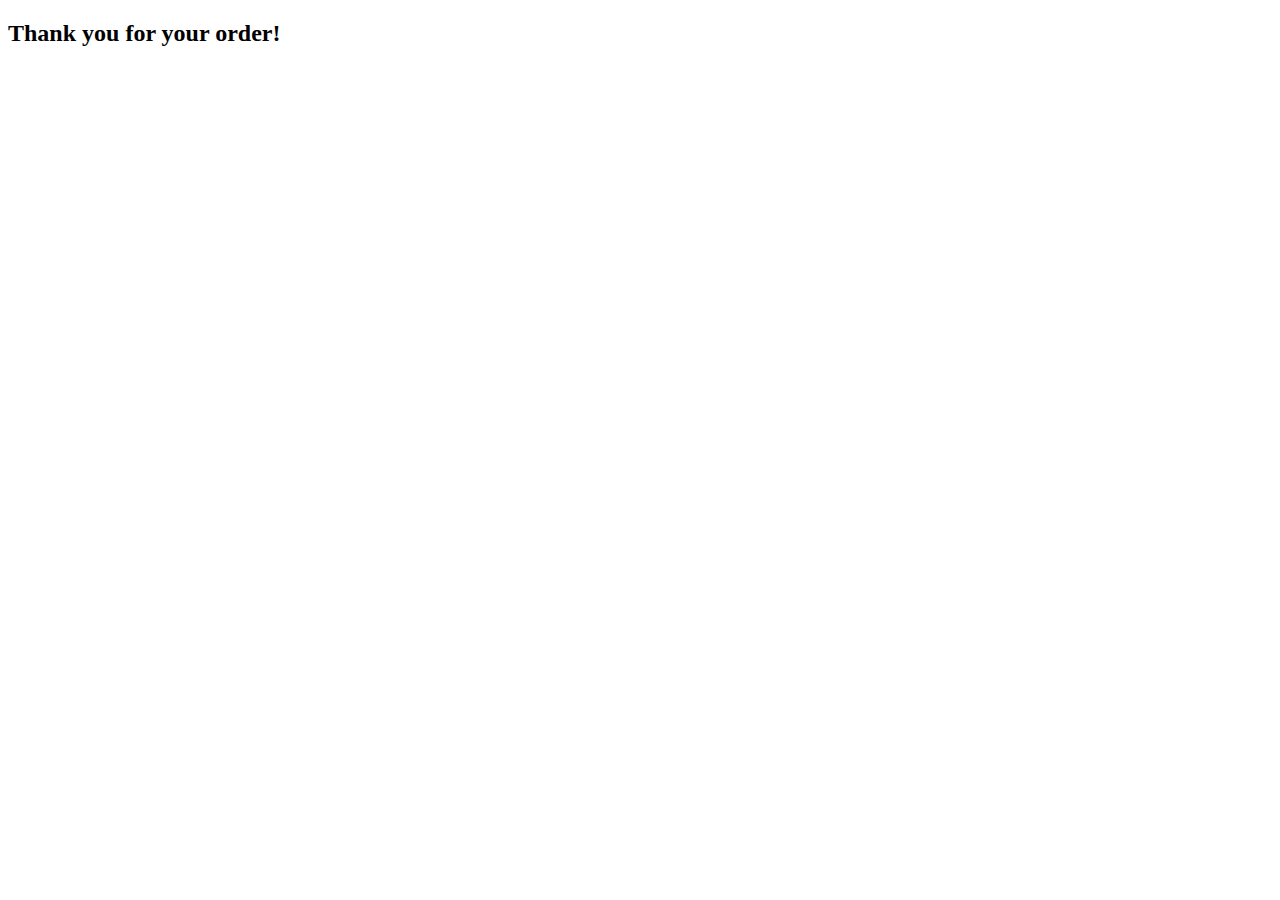
<file: form/completed.html>
<!-- completed.html -->
<!DOCTYPE html>
<html lang="en">
  <head>
    <meta charset="UTF-8" />
    <meta name="viewport" content="width=device-width, initial-scale=1.0" />
    <title>Order Complete</title>
    <link rel="stylesheet" href="form-demo.css" />
  </head>
  <body>
    <h2>Thank you for your order!</h2>
  </body>
</html>
</file>
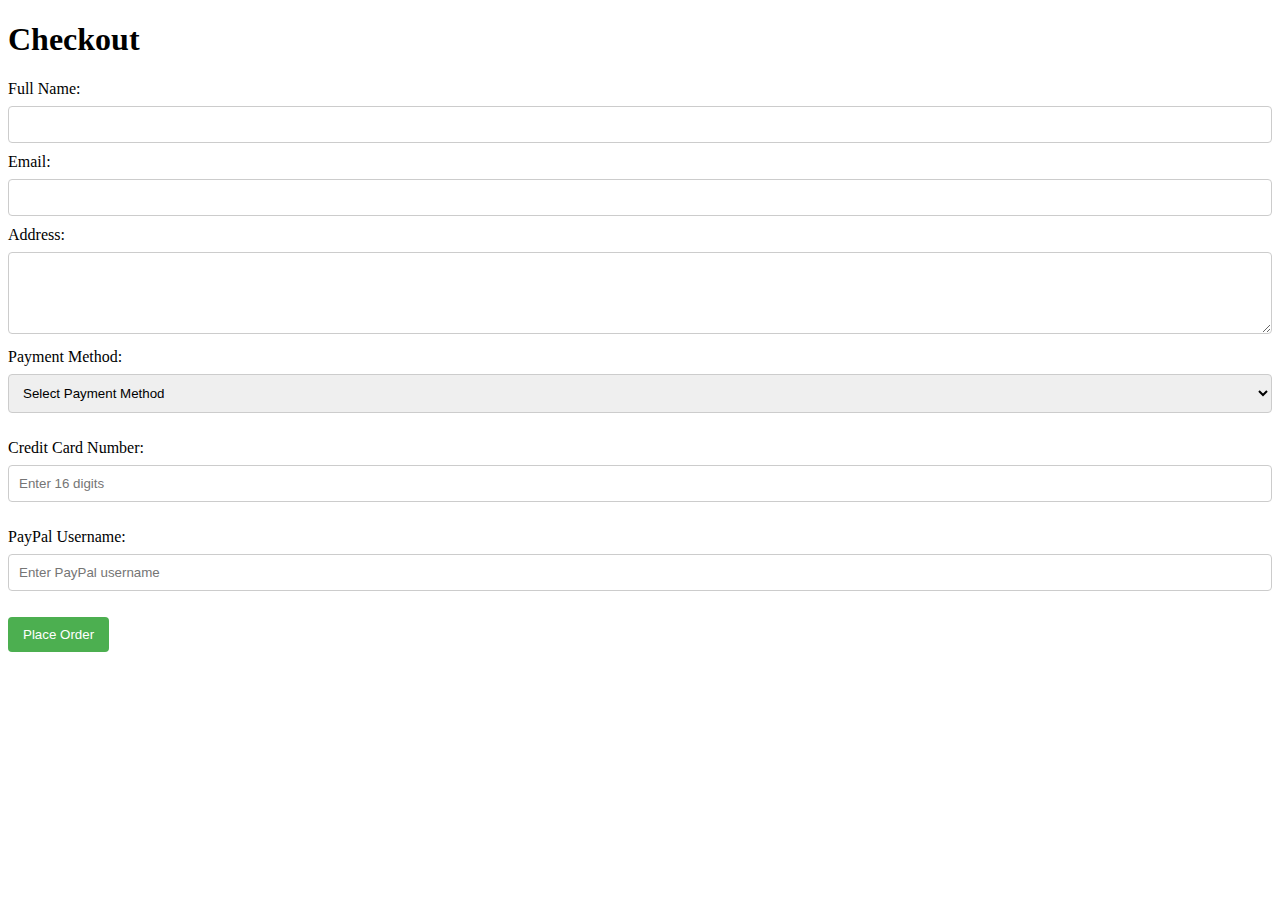
<file: form/form-demo.html>
<!-- form-demo.html -->
<!DOCTYPE html>
<html lang="en">
  <head>
    <meta charset="UTF-8" />
    <meta name="viewport" content="width=device-width, initial-scale=1.0" />
    <title>Checkout Form</title>
    <link rel="stylesheet" href="form-demo.css" />
    <script src="form-demo.js" defer></script>
  </head>
  <body>
    <header><h1>Checkout</h1></header>
    <main>
      <section class="errors"></section>
      <form id="checkoutForm" action="completed.html"></form>
      <form id="checkoutForm" action="completed.html">
        <label for="fullName">Full Name:</label>
        <input type="text" id="fullName" name="fullName" required />
      
        <label for="email">Email:</label>
        <input type="email" id="email" name="email" required />
      
        <label for="address">Address:</label>
        <textarea id="address" name="address" rows="4" required></textarea>
      
        <label for="paymentMethod">Payment Method:</label>
        <select id="paymentMethod" name="paymentMethod" required>
          <option value="">Select Payment Method</option>
          <option value="creditCard">Credit Card</option>
          <option value="paypal">PayPal</option>
        </select>
      
        <!-- Container for credit card details -->
        <p id="creditCardNumberContainer" class="hide">
          <label for="creditCardNumber">Credit Card Number:</label>
          <input
            type="text"
            id="creditCardNumber"
            name="creditCardNumber"
            pattern="[0-9]{16}"
            placeholder="Enter 16 digits"
            required
          />
        </p>
      
        <!-- Container for PayPal details -->
        <p id="paypalUsernameContainer" class="hide">
          <label for="paypalUsername">PayPal Username:</label>
          <input
            type="text"
            id="paypalUsername"
            name="paypalUsername"
            placeholder="Enter PayPal username"
            required
          />
        </p>
      
        <button type="submit">Place Order</button>
      </form>
    </main>
  </body>
</html>
</file>
<file: style.css>
/* Add your CSS styles here */

body {
    font-family: Arial, sans-serif;
    margin: 0;
    padding: 0;
}

header, main, footer {
    padding: 20px;
}

header {
    background-color: #f8f8f8;
    border-bottom: 1px solid #ddd;
}

h1 {
    margin: 0;
}
</file>
<file: coolpics/coolpics.css>
/* Base styling */
body {
    margin: 0;
    font-family: Arial, sans-serif;
}

/* Base styling */
body {
    margin: 0;
    font-family: Arial, sans-serif;
}

header {
    display: flex;
    flex-direction: column;
    align-items: center;
    background-color: #333;
    padding: 10px;
    color: white;
}

/* Add styles for the title and image above the nav bar */
header h1 {
    font-size: 2em;
    margin: 10px 0;
}

header .logo {
    max-width: 150px; /* Adjust size as needed */
    margin-bottom: 10px;
}

/* Menu button styling */
.menu-button {
    display: none;
    color: white;
    background-color: transparent;
    border: none;
    padding: 0 10px;
    text-decoration: none;
    font-size: 1em;
    cursor: pointer;
}

/* Navigation links styling */
.menu a {
    text-decoration: none;
    color: white;
    margin: 0 10px;
}

/* Show the menu button and hide nav menu on smaller screens */
@media (max-width: 700px) {
    .menu-button {
        display: block;
    }

    .menu {
        display: none;
    }

    .menu.show {
        display: block;
    }
}

/* Gallery styles */
main {
    padding: 20px;
}

h2 {
    text-align: center;
}

.gallery {
    display: grid;
    grid-template-columns: repeat(3, 1fr);
    gap: 10px;
    justify-items: center;
}

figure {
    margin: 0;
    padding: 0;
    display: flex;
    justify-content: center;
    align-items: center;
    background: white;
    border-radius: 5px;
    overflow: hidden;
    box-shadow: 0 2px 4px rgba(0, 0, 0, 0.1);
}

.gallery img {
    max-width: 100%;
    height: auto;
    border-radius: 5px;
}


header a {
    color: white;
    text-decoration: none;
    padding: 0 10px;
}

header a:hover {
    text-decoration: underline;
}

main {
    padding: 20px;
}

h2 {
    text-align: center;
}

/* 3x3 grid layout for the gallery */
.gallery {
    display: grid;
    grid-template-columns: repeat(3, 1fr);
    gap: 10px;
    justify-items: center;
}

figure {
    margin: 0;
    padding: 0;
    display: flex;
    justify-content: center;
    align-items: center;
    background: white;
    border-radius: 5px;
    overflow: hidden;
    box-shadow: 0 2px 4px rgba(0, 0, 0, 0.1);
}

.gallery img {
    max-width: 100%;
    height: auto;
    border-radius: 5px;
}

/* Viewer modal styling */
.viewer {
    position: fixed;
    top: 0; left: 0;
    width: 100%; height: 100%;
    background: rgba(0, 0, 0, 0.8);
    display: flex;
    justify-content: center;
    align-items: center;
    z-index: 9999;
}

.viewer img {
    max-width: 90%;
    max-height: 90%;
}

.viewer .close-viewer {
    position: absolute;
    top: 15px;
    right: 15px;
    background: white;
    color: black;
    font-size: 24px;
    border: none;
    padding: 10px;
    border-radius: 50%;
    cursor: pointer;
    box-shadow: 0 0 5px rgba(0, 0, 0, 0.5);
    z-index: 10000;
}

.viewer .close-viewer:hover {
    background: #f00;
    color: #fff;
}
/* Hide the menu button by default on larger screens */
/* Match the menu button styles to the navigation links */
.menu-button {
    color: white;
    background-color: transparent;
    border: none;
    padding: 0 10px;
    text-decoration: none;
    font-size: 1em;
    display: none;
    cursor: pointer;
}

.menu-button:hover {
    text-decoration: underline;
}


/* Show the menu button and hide the nav menu on smaller screens */
@media (max-width: 700px) {
    .menu-button {
        display: block;
    }
    .menu {
        display: none; /* Nav menu starts out hidden on small screens */
    }
    .menu.show {
        display: inline-block; /* Clicking the button shows the nav menu */
        margin: 0 auto;
    }
}
</file>
<file: creditcard/styles.css>
body {
    font-family: Arial, sans-serif;
    display: flex;
    justify-content: center;
    align-items: center;
    height: 100vh;
    background: #f4f4f4;
}

.card-container {
    position: relative;
    width: 420px;
    text-align: left;
}

/* Adjust Back Card - Ensure It is Positioned Correctly */
.card-back {
    background: #e0e0e0;
    padding: 20px;
    border-radius: 10px;
    box-shadow: 2px 4px 10px rgba(0, 0, 0, 0.2);
    position: absolute;
    top: 50px; /* Adjust so it's properly visible */
    left: 100px;
    width: 100%;
    height: 60%; /* Increased height to fit CVV box */
    z-index: 0;
}

/* Black Strip */
.black-strip {
    height: 40px;
    background: black;
    width: 100%;
    margin-bottom: 15px;
    border-radius: 4px;
}

/* CVC/CVV Box - Properly Positioned */
.cvv-container {
    background: #e0e0e0;
    padding: 10px;
    border-radius: 5px;
    border: 1px solid #ccc;
    display: flex;
    flex-direction: column;
    width: 110px;
    align-items: center;
    text-align: center;
    position: absolute;
    right: 20px;
    top: 130px;
    z-index: 10; /* Ensure it's on top */
    cursor: pointer; /* Ensure it's clickable */
}
/* Label for CVC/CVV */
.cvv-container label {
    font-size: 12px;
    font-weight: bold;
    margin-bottom: 5px;
}
/* Label for CVC/CVV */
.cvv-container label {
    font-size: 12px;
    font-weight: bold;
    margin-bottom: 5px;
}

/* Input Field */
.cvv-container input {
    width: 80%;
    padding: 6px;
    border: 1px solid #ccc;
    border-radius: 4px;
    text-align: center;
    font-size: 14px;
    cursor: text; /* Makes sure it's interactive */
    outline: none; /* Removes default focus styling */
    background: white; /* Ensures visibility */
}
/* Front of the Card */
.card-front {
    background:#e0e0e0;
    padding: 20px;
    border-radius: 10px;
    box-shadow: 4px 6px 12px rgba(0, 0, 0, 0.25); /* Improved shadow */
    position: relative;
    z-index: 1;
}

.total {
    font-size: 16px;
    font-weight: bold;
}

.chip {
    width: 40px;
    height: 25px;
    background: orange;
    border-radius: 5px;
    margin-bottom: 10px;
}

label {
    font-size: 12px;
    font-weight: bold;
    display: block;
    margin-top: 5px;
}

input {
    width: 100%;
    padding: 8px;
    margin-top: 3px;
    border: 1px solid #ccc;
    border-radius: 4px;
}

.row {
    display: flex;
    justify-content: space-between;
}

.column {
    width: 48%;
}

.expiry {
    display: flex;
    justify-content: space-between;
}

.expiry input {
    width: 48%;
}

/* Submit Button */
/* Adjust the Submit Button */
.submit-btn { 
    margin-top: 40px; /* Increase spacing */
    width: 120px;
    padding: 12px;
    border: none;
    background: black;
    color: white;
    font-size: 16px;
    border-radius: 5px;
    cursor: pointer;
    position: relative;
    z-index: 8; /* Ensure it's above the card-back */
}
</file>
<file: recipes/recipes.css>
@import url("https://fonts.googleapis.com/css2?family=Amatic+SC&display=swap");

:root {
    --primary-color: #1B98E0;
    --text-dark: #333;
    --text-light: #ebebeb;
    --primary-font: Arial, Helvetica, sans-serif;
    --secondary-font: "Amatic SC", sans-serif;
}

body {
    font-family: var(--primary-font);
    margin: 0;
    padding: 0;
    text-align: center;
}
header {
    display: flex;
    align-items: center;
    justify-content: center;
    gap: 1rem;
    padding: 1rem 0;
}

.site-logo {
    height: 100px; /* Increased size */
}

h1 {
    font-size: 5rem; /* Increased text size */
    font-weight: bold;
    font-family: var(--secondary-font);
    margin: 0;
}

form {
    display: flex;
    justify-content: center; /* Keeps it centered horizontally */
    align-items: center; /* Keeps elements aligned */
    margin: 1rem auto; /* Centers the form */
    border: 1px solid #333;
    width: 90%; /* Makes it take up most of the screen width */
    max-width: 90%; /* Prevents it from getting too large on wide screens */
    border-radius: 5px;
}

input[type="search"] {
    flex-grow: 1; /* Expands to fill available space */
    border: none;
    height: 30px;
    font-size: 1rem;
    outline: none;
    text-align: left; /* Keeps text aligned to the left */
}

button {
    border: none;
    background: none;
    cursor: pointer;
    border-left: solid 1px #333;
}

.search_row {
    display: flex;
    width: 100%;
    align-items: center;
}


button img {
    width: 20px;
    height: 20px;
}

hr {
    width: 90%;
    border: 0.5px solid #ddd;
}

.recipe {
    display: flex;
    flex-direction: column; /* Mobile: stack elements */
    align-items: center;
    border: 1px solid #333;
    padding: 1rem;
    width: 90%; /* Makes it responsive */
    max-width: 400px;
    margin: 1rem auto;
    border-radius: 5px;
    background: white;
}


.recipe-image {
    width: 100%;
    height: auto;
    border-radius: 5px;
}
.recipe-description {
    display:none;
}
.tag-row {
    display: flex;
    /* justify-content: center; Centers the tags */
    gap: 0.5rem;
    margin-top: 0.5rem;
}
.tag {
    display: inline-block;
    background: white;
    border: 1px solid black;
    padding: 0.2rem 0.5rem;
    margin-top: 0.5rem;
    font-size: 0.9rem;
    font-weight: bold;
    text-transform: uppercase;
}

h2 {
    font-family: var(--secondary-font);
    font-size: 2rem;
    color: var(--primary-color);
    margin: 0.5rem 0;
}

.rating {
    font-size: 1.5rem;
    margin-top: 0.5rem;
}

footer {
    margin-top: 1rem;
}
.footer-text { 
    bottom: 20px; 
    left: 20px; 
    font-size: 0.9rem; 
    text-decoration: none;
    justify-content: left;
}
.footer-text a {
    display:flex;
    text-decoration: none;
    justify-content: left;
    padding-left: 30px;
}

.social {
    justify-content: right;
    bottom: 20px; 
    right: 20px; 
    display: flex;
    padding-right: 30px;
    gap: 1rem; /* Spaces out the icons */
}

.social a img {
    width: 80px; /* Adjust size of icons */
    height: 80px;
}
@media (min-width: 600px) {
    .recipe {
        flex-direction: row; /* Side-by-side layout */
        align-items: center;
        max-width: 2000px; /* Increase width to make it larger */
        padding: 2rem; /* More spacing inside */
        font-size: 1.2rem; /* Increase text size */
    }

    .recipe-image {
        width: 60%; /* Increase image width */
        height: auto;
    }

    .recipe-content {
        text-align: left;
        padding: 2rem;
        width: 90%; /* Ensure text takes enough space */
    }

    .recipe h2 {
        font-size: 2.5rem; /* Make the title bigger */
    }

    .rating {
        font-size: 2rem; /* Make the stars larger */
    }

    .recipe-description {
        display: block; /* Ensure description is visible */
        font-size: 1.2rem; /* Make description text bigger */
    }
}
</file>
<file: register/register.css>
* {
  box-sizing: border-box;
}
body {
  font-family: Roboto, Arial, sans-serif;
  font-size: 16px;
  color: #666;
  line-height: 22px;
}

div,
form,
input,
select,
textarea,
label,
p {
  padding: 0;
  margin: 0;
  outline: none;
  font-size: 16px;
  line-height: 24px;
}

.testbox {
  padding: 20px;
  max-width: 960px;
  margin: 0 auto;
}
form {
  padding: 20px;
  border-radius: 6px;
  background: #fff;
  box-shadow: 0 0 8px #006622;
}
fieldset {
  margin-bottom: 2em;
}
input,
select,
textarea {
  margin-bottom: 10px;
  border: 1px solid #ccc;
  border-radius: 3px;
}
input {
  width: 100%;
  padding: 5px;
}
input[type="checkbox"] {
  width: auto;
  margin-right: 1em;
}
input[type="date"] {
  padding: 4px 5px;
}
textarea {
  width: 100%;
  padding: 5px;
}
.item:hover p,
.item:hover i,
.question:hover p,
.question label:hover,
input:hover::placeholder {
  color: #006622;
}
.item input:hover,
.item select:hover,
.item textarea:hover {
  border: 1px solid transparent;
  box-shadow: 0 0 3px 0 #006622;
  color: #006622;
}
.item {
  position: relative;
  margin: 10px 0;
}
.item span {
  color: red;
}


.columns {
  display: flex;
  justify-content: space-between;
  flex-direction: row;
  flex-wrap: wrap;
}
.columns div {
  width: 48%;
}

/* Style checkbox and radio. To do this we have to hide the defaults then we create our own */
input[type="radio"] {
  display: none;
}
label.radio {
  position: relative;
  display: inline-block;
  margin: 5px 20px 15px 0;
  cursor: pointer;
}
.question span {
  margin-left: 30px;
}
.question-answer label {
  display: block;
}
label.radio:before {
  content: "";
  position: absolute;
  left: 0;
  width: 17px;
  height: 17px;
  border-radius: 50%;
  border: 2px solid #ccc;
}
input[type="radio"]:checked + label:before,
label.radio:hover:before {
  border: 2px solid #006622;
}
label.radio:after {
  content: "";
  position: absolute;
  top: 6px;
  left: 5px;
  width: 8px;
  height: 4px;
  border: 3px solid #006622;
  border-top: none;
  border-right: none;
  transform: rotate(-45deg);
  opacity: 0;
}
input[type="radio"]:checked + label:after {
  opacity: 1;
}
/* end style checkbox and radio */
.btn-block {
  margin-top: 10px;
  text-align: center;
}
button {
  width: 150px;
  padding: 10px;
  border: none;
  border-radius: 5px;
  background: #006622;
  font-size: 16px;
  color: #fff;
  cursor: pointer;
}
button:hover {
  background: #00b33c;
}
@media (max-width: 568px) {
  .columns div {
    width: 100%;
  }
}
.participants {
  display: grid;
  grid-template-columns: 1fr 1fr;
  gap: 20px;
}

.participants button {
  grid-column: span 2;
}
.styled-box {
  margin-top: 20px;
  padding: 20px;
  background: #fff;
  border-radius: 6px;
  box-shadow: 0 0 8px #006622;
  border: 1px solid #ccc;
  width: 100%;
}

.styled-box legend {
  font-weight: bold;
  font-size: 1.2em;
  color: #333;
  padding: 0 10px;
}

.styled-box p {
  font-size: 16px;
  color: #666;
  margin-top: 10px;
}
</file>
<file: registerpractice/register.css>
body {
    font-family: Arial, sans-serif;
    margin: 0;
    padding: 0;
    background-color: #f5f5f5;
    color: #333;
}

header {
    background: #2c3e50;
    color: white;
    text-align: center;
    padding: 1.5rem;
}

main {
    max-width: 600px;
    margin: auto;
    padding: 20px;
    background: white;
    border-radius: 8px;
    box-shadow: 0 4px 8px rgba(0, 0, 0, 0.2);
}

fieldset {
    border: none;
    margin-bottom: 20px;
    padding: 10px;
}

.participant {
    background: #ecf0f1;
    padding: 15px;
    margin-bottom: 10px;
    border-radius: 8px;
}

button {
    display: block;
    margin-top: 10px;
    padding: 10px;
    width: 100%;
    background: #2980b9;
    color: white;
    border: none;
    cursor: pointer;
    border-radius: 5px;
}

button:hover {
    background: #1f6690;
}

.hide {
    display: none;
}

/* Two-column layout for participants */
#participants {
    display: grid;
    grid-template-columns: 1fr;
    gap: 10px;
}

@media (min-width: 600px) {
    #participants {
        grid-template-columns: 1fr 1fr;
    }
    #addParticipant {
        grid-column: span 2;
    }
}
</file>
<file: final-project/site-plan.css>
/* if you are using any Google fonts change the font names below to your fonts. 
Any spaces in your font name should be replaced with a +. 
Fonts are separated by a | */
@import url("https://fonts.googleapis.com/css?family=IM+Fell+French+Canon+SC|Lato");

:root {
  /* change the values below to your colors from your palette */
  --primary-color: #396e94;
  --secondary-color: #e7c24f;
  --accent1-color: #a42212;
  --accent2-color: white;

  /* change the values below to your chosen font(s) */
  --heading-font: "IM Fell French Canon SC";
  --paragraph-font: Lato, Helvetica, sans-serif;

  /* these colors below should be chosen from among your palette colors above */
  --headline-color-on-white: var(
    --primary-color
  ); /* headlines on a white background */
  --headline-color-on-color: white; /* headlines on a colored background */
  --paragraph-color-on-white: var(
    --primary-color
  ); /* paragraph text on a white background */
  --paragraph-color-on-color: white; /* paragraph text on a colored background */
  --paragraph-background-color: var(--primary-color);
  --nav-link-color: var(--primary-color);
  --nav-background-color: var(--secondary-color);
  --nav-hover-link-color: white;
  --nav-hover-background-color: var(--primary-color);
}

/*  Look around below...but DON'T CHANGE ANYTHING! */

body {
  max-width: 1200px;
  margin: 0 auto;
  padding: 4em;
  font-size: 18px;
}
img {
  display: block;
  margin: 0 auto;
}
h1,
h2,
h3,
h4,
h5,
h6 {
  font-family: var(--heading-font);
  color: var(--headline-color-on-white);
}
h2 {
  text-align: center;
}
hr {
  height: 3px;
  margin: 35px 0;
  background: var(--accent1-color);
}
header {
  padding: 1em;
  text-align: center;
  color: var(--paragraph-color-on-color);
  background-color: var(--paragraph-background-color);
}
header > h1,
header > h2 {
  color: var(--headline-color-on-color);
}

p {
  font-family: var(--paragraph-font);
  color: var(--paragraph-color);
  padding: 1em;
}
.colors {
  width: 100%;
  min-width: 350px;
  margin: 30px auto;
  text-align: center;
}
.colors th {
  background-color: #999;
}
.colors td {
  width: 25%;
  height: 3em;
}

.primary {
  background-color: var(--primary-color);
  background-color: #2c3e50;
}
.secondary {
  background-color: var(--secondary-color);
  background-color: #FFFFFF;
}
.accent1 {
  background-color: var(--accent1-color);
  background-color: #3498db;
}
.accent2 {
  background-color: var(--accent2-color);
  background-color: #000000;
}

p.colored {
  background-color: var(--paragraph-background-color);
  color: var(--paragraph-color-on-color);
  color: red;
}

nav {
  background-color: var(--nav-background-color);
  line-height: 3em;
  text-align: center;
  font-size: 1.2em;
  background-color: #2c3e50;
}
nav {
  list-style-type: none;
  display: flex;
}
nav a {
  padding: 1em;
  min-width: 120px;
  text-decoration: none;
  padding: 10px;
}
nav a:link,
nav a:visited {
  color: var(--nav-link-color);
  color: white;
}
nav a:hover {
  color: var(--nav-hover-link-color);
  background-color: var(--nav-hover-background-color);
}

.sitemap {
  display: grid;
  justify-content: center;

  grid-template-columns: repeat(6, 15%);
  grid-template-rows: 3em 1.5em 1.5em 3em;
  grid-template-areas:
    ". . home home . ."
    ". . . top . ."
    ". left left right right ."
    "page2 page2 . . page3 page3";
}
.sitemap > div {
  text-align: center;
}
.sm-home {
  grid-area: home;
  background-color: #ccc;
  line-height: 3em;
}
.sm-page2 {
  grid-area: page2;
  background-color: #ccc;
  line-height: 3em;
}
.sm-page3 {
  grid-area: page3;
  background-color: #ccc;
  line-height: 3em;
}

.top {
  grid-area: top;
  border-left: 1px solid;
}

.left {
  grid-area: left;
  border-top: 1px solid;
  border-left: 1px solid;
}

.right {
  grid-area: right;
  border-top: 1px solid;
  border-right: 1px solid;
}
</file>
<file: form/form-demo.css>
/* form-demo.css */

label {
  display: block;
  margin-bottom: 8px;
}

input,
select,
textarea {
  width: 100%;
  padding: 10px;
  margin-bottom: 10px;
  box-sizing: border-box;
  border: 1px solid #ccc; /* Add a border to make it visually consistent */
  border-radius: 4px;
}
button {
  background-color: #4caf50;
  color: white;
  padding: 10px 15px;
  border: none;
  border-radius: 4px;
  cursor: pointer;
}
</file>
<file: mission/styles.css>
/*-------------------------Normalized/Reset styles-------------------------*/
/* Ensures consistent styling across different browsers.*/
html,
body {
    margin: 0;
    padding: 0;
    border: 0;
}

/*-------------------------Base Variables!-------------------------*/
/* Defines CSS custom properties for global reuse (colors, fonts, etc.). */
:root {
    --primary-color: black;
    --secondary-color: #006EB6;
    --accent-color: #E4E4E4;
    /* BYU-I's Official Color font */

}

/*-------------------------Global Styles-------------------------*/
/* Sets default styles for typography, links, and foundational elements. */

body {
    font-family: 'Times New Roman', Times, serif;
    font-size: 20px;
    font-weight: 500;
    line-height: 1.5;
    color: var(--primary-color)
}

/*-------------------------Layout and Grid System-------------------------*/
/* Defines styles for the main layout components (header, footer, nav). */

.core {
    display: grid;
    grid-template-rows: auto 1fr auto;
    grid-template-columns: 1fr;
    align-items: start;
    justify-content: center;
    text-align: center;
    padding: 20px;
    box-sizing: border-box;
}

/*-------------------------Page-Specific Styles-------------------------*/
/* Styles specific to individual pages or sections.*/

.title,
main,
footer {
    width: 600px;
    max-width: 100%;
    margin: 0 auto;
    padding-left: 100px;
    padding-right: 100px;
    border-left: 1px lightgray solid;
    border-right: 1px lightgray solid;
}


/* Header */

.title {
    padding-top: 50px;
    border-top: 1px lightgray solid;
}


h1,
h2 {
    text-transform: uppercase;
    letter-spacing: 0.1em;
}

h1 {
    margin: 0;
    font-weight: 525;
}

h2 {
    color: var(--secondary-color);
    margin: 0;
    font-size: 20px;
    font-weight: 100;
    border-bottom: 1px var(--accent-color) solid;
}


/* Main */

main {
    text-align: left;
    padding-top: 20px;
}

ol {
    text-align: left;
    padding-left: 50px;
}

li {
    padding-bottom: 1rem;
}


/* Footer */

footer {
    padding-bottom: 50px;
    border-bottom: 1px lightgray solid;
}

img {
    width: 150px;
    height: auto;
    padding-top: 20px;
}

/*-------------------------Component Styles-------------------------*/
/*Styles for reusable UI components (buttons, cards, modals).*/

#dark-toggle {
    padding: 0.25rem 0.25rem;
    border: 1px solid black;
    background-color: white;
    color: black;
    border-radius: 5px;
}

/*---------------------------Theme Styles---------------------------*/
/*Switching between light and dark modes*/

body.dark {
    background-color: #333;
    color: white;
}

.dark h2 {
    color: #A0D4ED;
}

body.dark #dark-toggle {
    background-color: var(--invert-primary-color);
    color: white;
}
</file>
